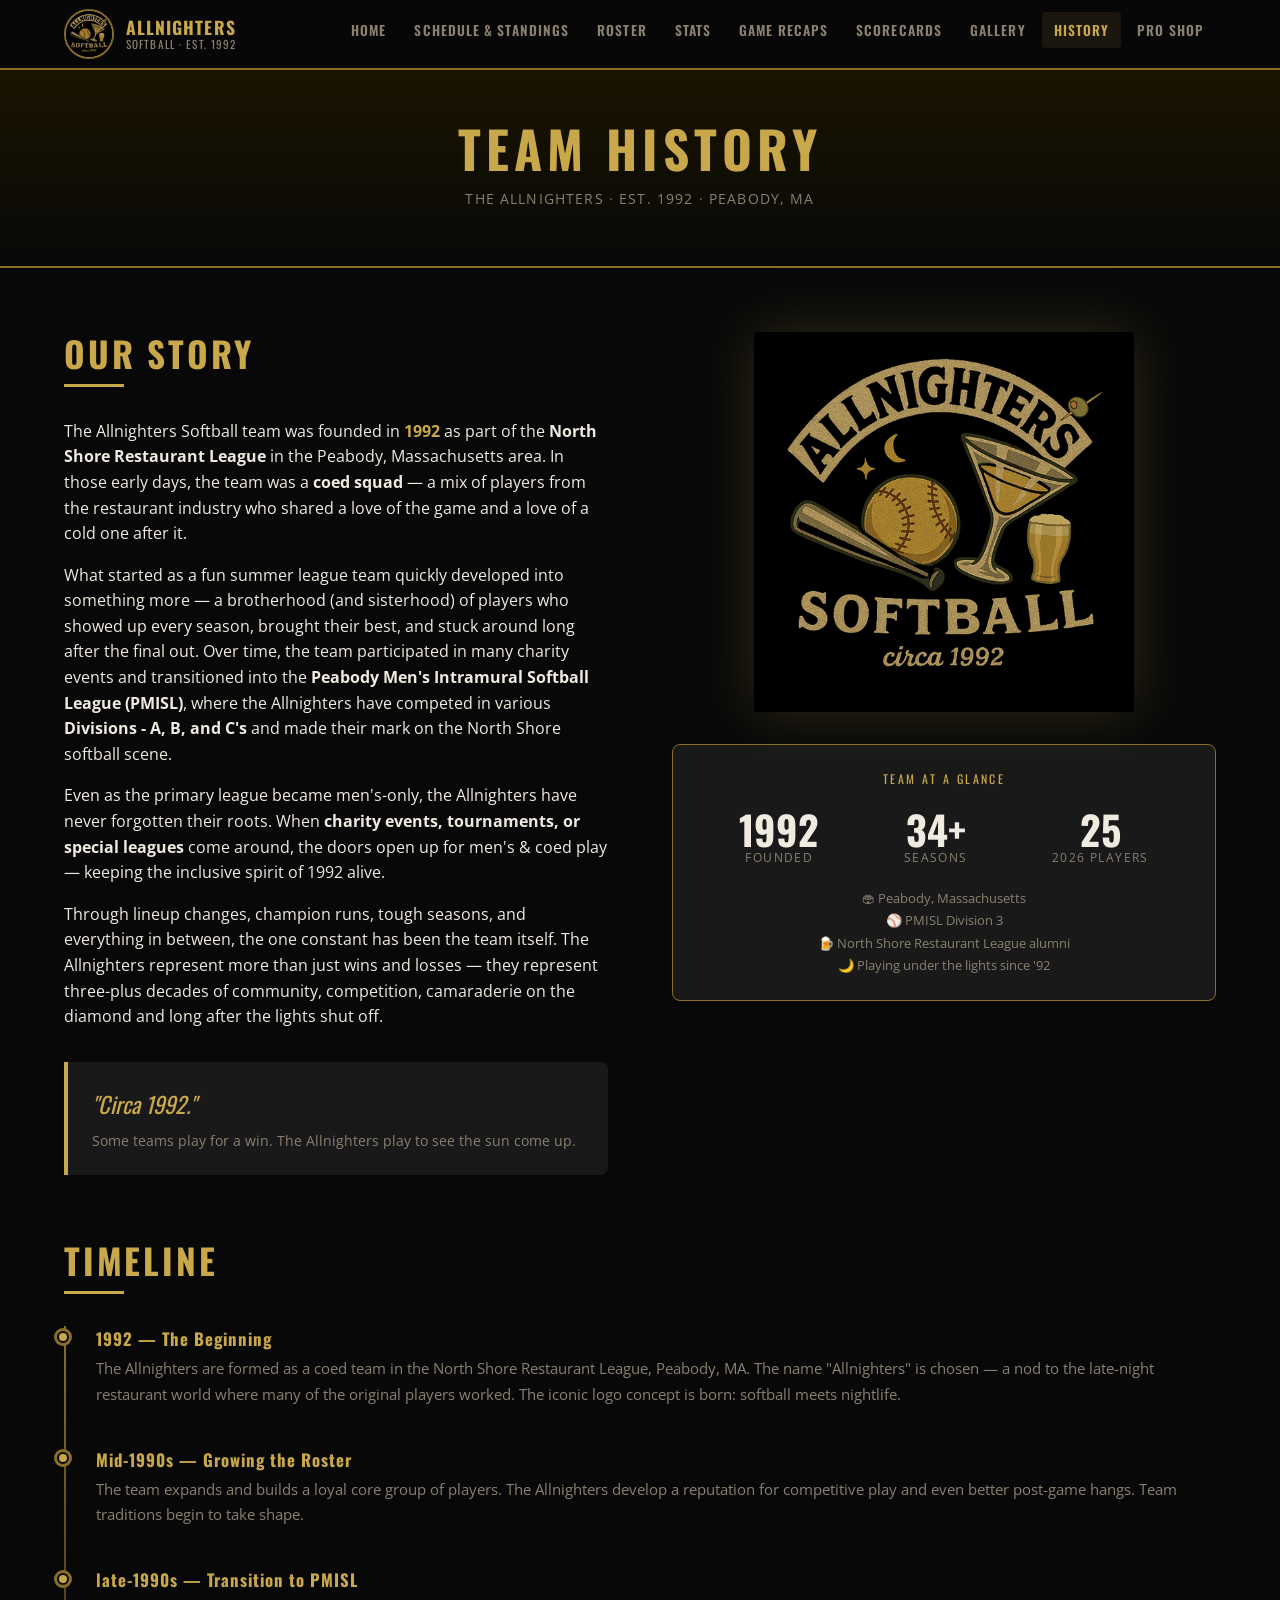
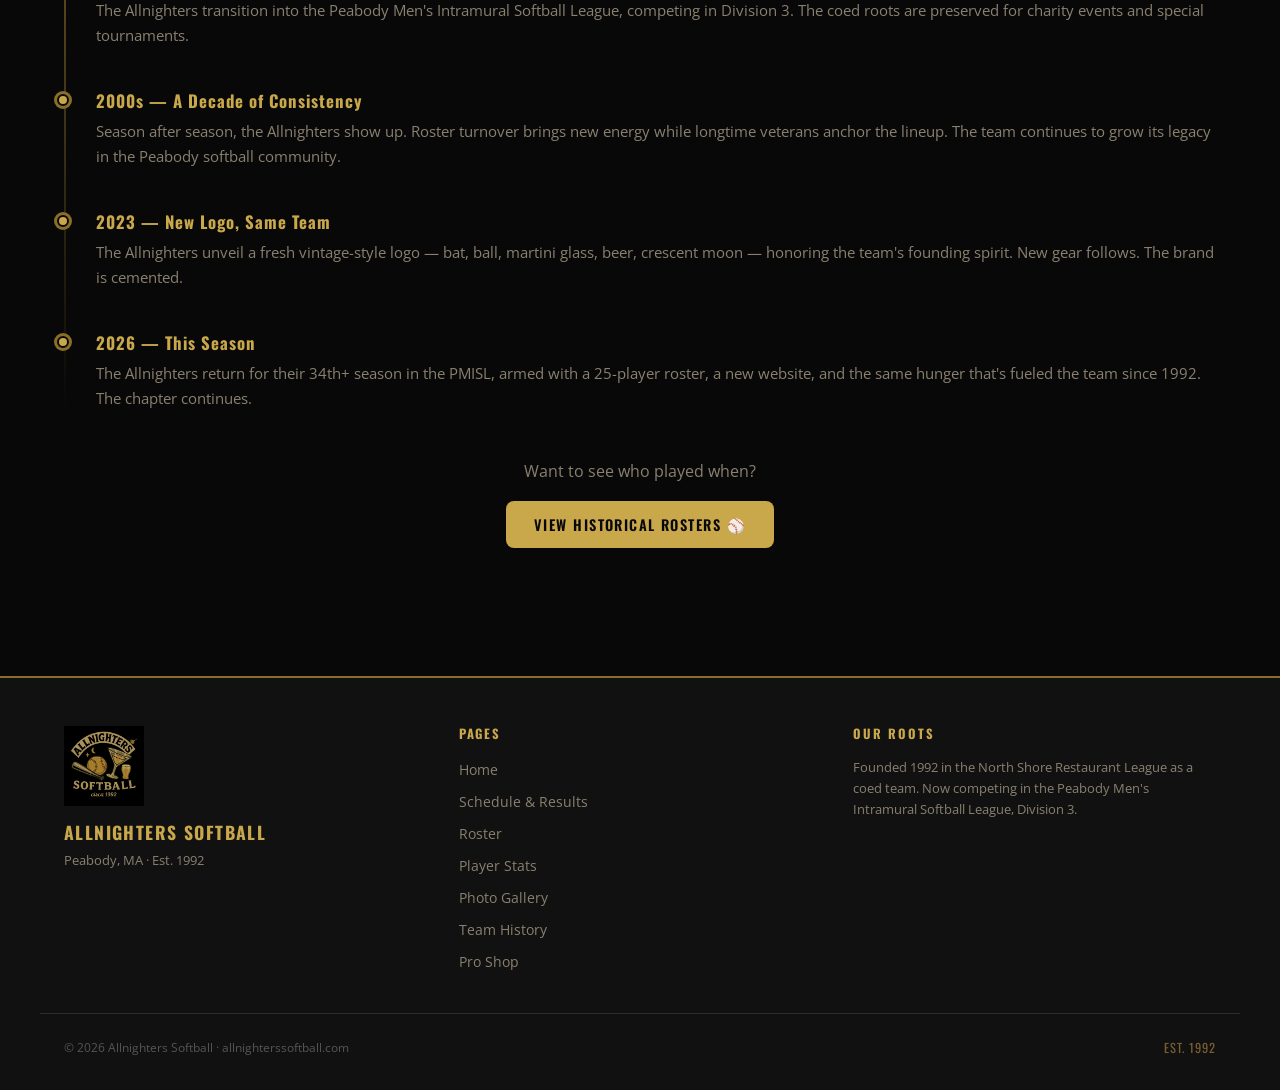
<file: history.html>
<!DOCTYPE html>
<html lang="en">
<head>
  <meta charset="UTF-8">
  <meta name="viewport" content="width=device-width, initial-scale=1.0">
  <title>Team History | Allnighters Softball</title>
  <link rel="icon" type="image/png" href="/images/logo.png">
  <link rel="stylesheet" href="/css/styles.css">
</head>
<body>

<nav id="navbar">
  <div class="nav-inner">
    <a href="/index.html" class="nav-brand">
      <img src="/images/logo.png" alt="Allnighters Logo">
      <div class="nav-brand-text">Allnighters<span>Softball · Est. 1992</span></div>
    </a>
    <ul class="nav-links" id="navLinks">
      <li><a href="/index.html">Home</a></li>
<li><a href="/schedule.html">Schedule & Standings</a></li>
      <li><a href="/roster.html">Roster</a></li>
      <li><a href="/stats.html">Stats</a></li>
   <li><a href="/recaps.html">Game Recaps</a></li>
      <li><a href="/scorecard.html">Scorecards</a></li>
      <li><a href="/gallery.html">Gallery</a></li>
      <li><a href="/history.html">History</a></li>
      <li><a href="/proshop.html">Pro Shop</a></li>
    </ul>
    <div class="nav-hamburger" id="hamburger"><span></span><span></span><span></span></div>
  </div>
</nav>

<div class="page-content">
  <div class="page-header">
    <h1 class="page-header-title">Team History</h1>
    <p class="page-header-sub">The Allnighters · Est. 1992 · Peabody, MA</p>
  </div>

  <section class="section">
    <div class="container">
      <div style="display:grid;grid-template-columns:1fr 1fr;gap:4rem;align-items:start;">

        <!-- Left Column: Story -->
        <div>
          <h2 class="section-title">Our Story</h2>

          <p>The Allnighters Softball team was founded in <strong style="color:var(--gold);">1992</strong> as part of the <strong>North Shore Restaurant League</strong> in the Peabody, Massachusetts area. In those early days, the team was a <strong>coed squad</strong> — a mix of players from the restaurant industry who shared a love of the game and a love of a cold one after it.</p>

          <p>What started as a fun summer league team quickly developed into something more — a brotherhood (and sisterhood) of players who showed up every season, brought their best, and stuck around long after the final out. Over time, the team participated in many charity events and transitioned into the <strong>Peabody Men's Intramural Softball League (PMISL)</strong>, where the Allnighters have competed in various <strong>Divisions - A, B, and C's</strong> and made their mark on the North Shore softball scene.</p>

          <p>Even as the primary league became men's-only, the Allnighters have never forgotten their roots. When <strong>charity events, tournaments, or special leagues</strong> come around, the doors open up for men's & coed play — keeping the inclusive spirit of 1992 alive.</p>

          <p>Through lineup changes, champion runs, tough seasons, and everything in between, the one constant has been the team itself. The Allnighters represent more than just wins and losses — they represent three-plus decades of community, competition, camaraderie on the diamond and long after the lights shut off.</p>

          <div style="margin-top:2rem;padding:1.5rem;background:var(--card);border-left:4px solid var(--gold);border-radius:0 var(--radius) var(--radius) 0;">
            <div style="font-family:'Oswald',sans-serif;font-size:1.4rem;color:var(--gold);font-style:italic;margin-bottom:0.5rem;">"Circa 1992."</div>
            <div style="font-size:0.85rem;color:var(--text-muted);">Some teams play for a win. The Allnighters play to see  the sun come up.</div>
          </div>
        </div>

        <!-- Right Column: Logo + Stats -->
        <div>
          <img src="/images/logo.png" alt="Allnighters Logo"
               style="width:100%;max-width:380px;margin:0 auto 2rem;display:block;filter:drop-shadow(0 0 30px rgba(201,168,76,0.2));">

          <div class="record-banner" style="flex-direction:column;gap:1.25rem;text-align:center;">
            <div style="font-family:'Oswald',sans-serif;font-size:0.75rem;color:var(--gold);letter-spacing:0.2em;text-transform:uppercase;">Team At a Glance</div>
            <div style="display:flex;justify-content:space-around;width:100%;flex-wrap:wrap;gap:1rem;">
              <div class="record-item">
                <div class="num" style="font-size:2.5rem;">1992</div>
                <div class="lbl">Founded</div>
              </div>
              <div class="record-item">
                <div class="num" style="font-size:2.5rem;">34+</div>
                <div class="lbl">Seasons</div>
              </div>
              <div class="record-item">
                <div class="num" style="font-size:2.5rem;">25</div>
                <div class="lbl">2026 Players</div>
              </div>
            </div>
            <div style="font-size:0.82rem;color:var(--text-muted);line-height:1.7;">
              <div>🏟 Peabody, Massachusetts</div>
              <div>⚾ PMISL Division 3</div>
              <div>🍺 North Shore Restaurant League alumni</div>
              <div>🌙 Playing under the lights since '92</div>
            </div>
          </div>
        </div>

      </div>

      <!-- Timeline -->
      <div style="margin-top:4rem;">
        <h2 class="section-title">Timeline</h2>
        <div class="timeline">
          <div class="timeline-item">
            <div class="timeline-year">1992 — The Beginning</div>
            <div class="timeline-text">The Allnighters are formed as a coed team in the North Shore Restaurant League, Peabody, MA. The name "Allnighters" is chosen — a nod to the late-night restaurant world where many of the original players worked. The iconic logo concept is born: softball meets nightlife.</div>
          </div>
          <div class="timeline-item">
            <div class="timeline-year">Mid-1990s — Growing the Roster</div>
            <div class="timeline-text">The team expands and builds a loyal core group of players. The Allnighters develop a reputation for competitive play and even better post-game hangs. Team traditions begin to take shape.</div>
          </div>
          <div class="timeline-item">
            <div class="timeline-year">late-1990s — Transition to PMISL</div>
            <div class="timeline-text">The Allnighters transition into the Peabody Men's Intramural Softball League, competing in Division 3. The coed roots are preserved for charity events and special tournaments.</div>
          </div>
          <div class="timeline-item">
            <div class="timeline-year">2000s — A Decade of Consistency</div>
            <div class="timeline-text">Season after season, the Allnighters show up. Roster turnover brings new energy while longtime veterans anchor the lineup. The team continues to grow its legacy in the Peabody softball community.</div>
          </div>
          <div class="timeline-item">
            <div class="timeline-year">2023 — New Logo, Same Team</div>
            <div class="timeline-text">The Allnighters unveil a fresh vintage-style logo — bat, ball, martini glass, beer, crescent moon — honoring the team's founding spirit. New gear follows. The brand is cemented.</div>
          </div>
          <div class="timeline-item">
            <div class="timeline-year">2026 — This Season</div>
            <div class="timeline-text">The Allnighters return for their 34th+ season in the PMISL, armed with a 25-player roster, a new website, and the same hunger that's fueled the team since 1992. The chapter continues.</div>
          </div>
        </div>
      </div>

      <!-- Past Seasons quick link -->
      <div style="margin-top:3rem;text-align:center;">
        <p style="color:var(--text-muted);margin-bottom:1rem;">Want to see who played when?</p>
        <a href="/roster.html" class="btn btn-gold">View Historical Rosters ⚾</a>
      </div>

    </div>
  </section>
</div>

<footer>
  <div class="footer-inner">
    <div class="footer-brand">
      <img src="/images/logo.png" alt="Allnighters">
      <div class="footer-brand-name">Allnighters Softball</div>
      <div class="footer-tagline">Peabody, MA · Est. 1992</div>
    </div>
    <div class="footer-nav">
      <h4>Pages</h4>
      <ul>
        <li><a href="/index.html">Home</a></li>
        <li><a href="/schedule.html">Schedule &amp; Results</a></li>
        <li><a href="/roster.html">Roster</a></li>
        <li><a href="/stats.html">Player Stats</a></li>
        <li><a href="/gallery.html">Photo Gallery</a></li>
        <li><a href="/history.html">Team History</a></li>
        <li><a href="/proshop.html">Pro Shop</a></li>
      </ul>
    </div>
    <div class="footer-info">
      <h4>Our Roots</h4>
      <p>Founded 1992 in the North Shore Restaurant League as a coed team. Now competing in the Peabody Men's Intramural Softball League, Division 3.</p>
    </div>
  </div>
  <div class="footer-bottom">
    <p>&copy; <span id="yr"></span> Allnighters Softball · allnighterssoftball.com</p>
    <p class="est">EST. 1992</p>
  </div>
</footer>

<script src="/js/utils.js"></script>
<script>
document.getElementById('yr').textContent = new Date().getFullYear();
</script>
</body>
</html>
</file>
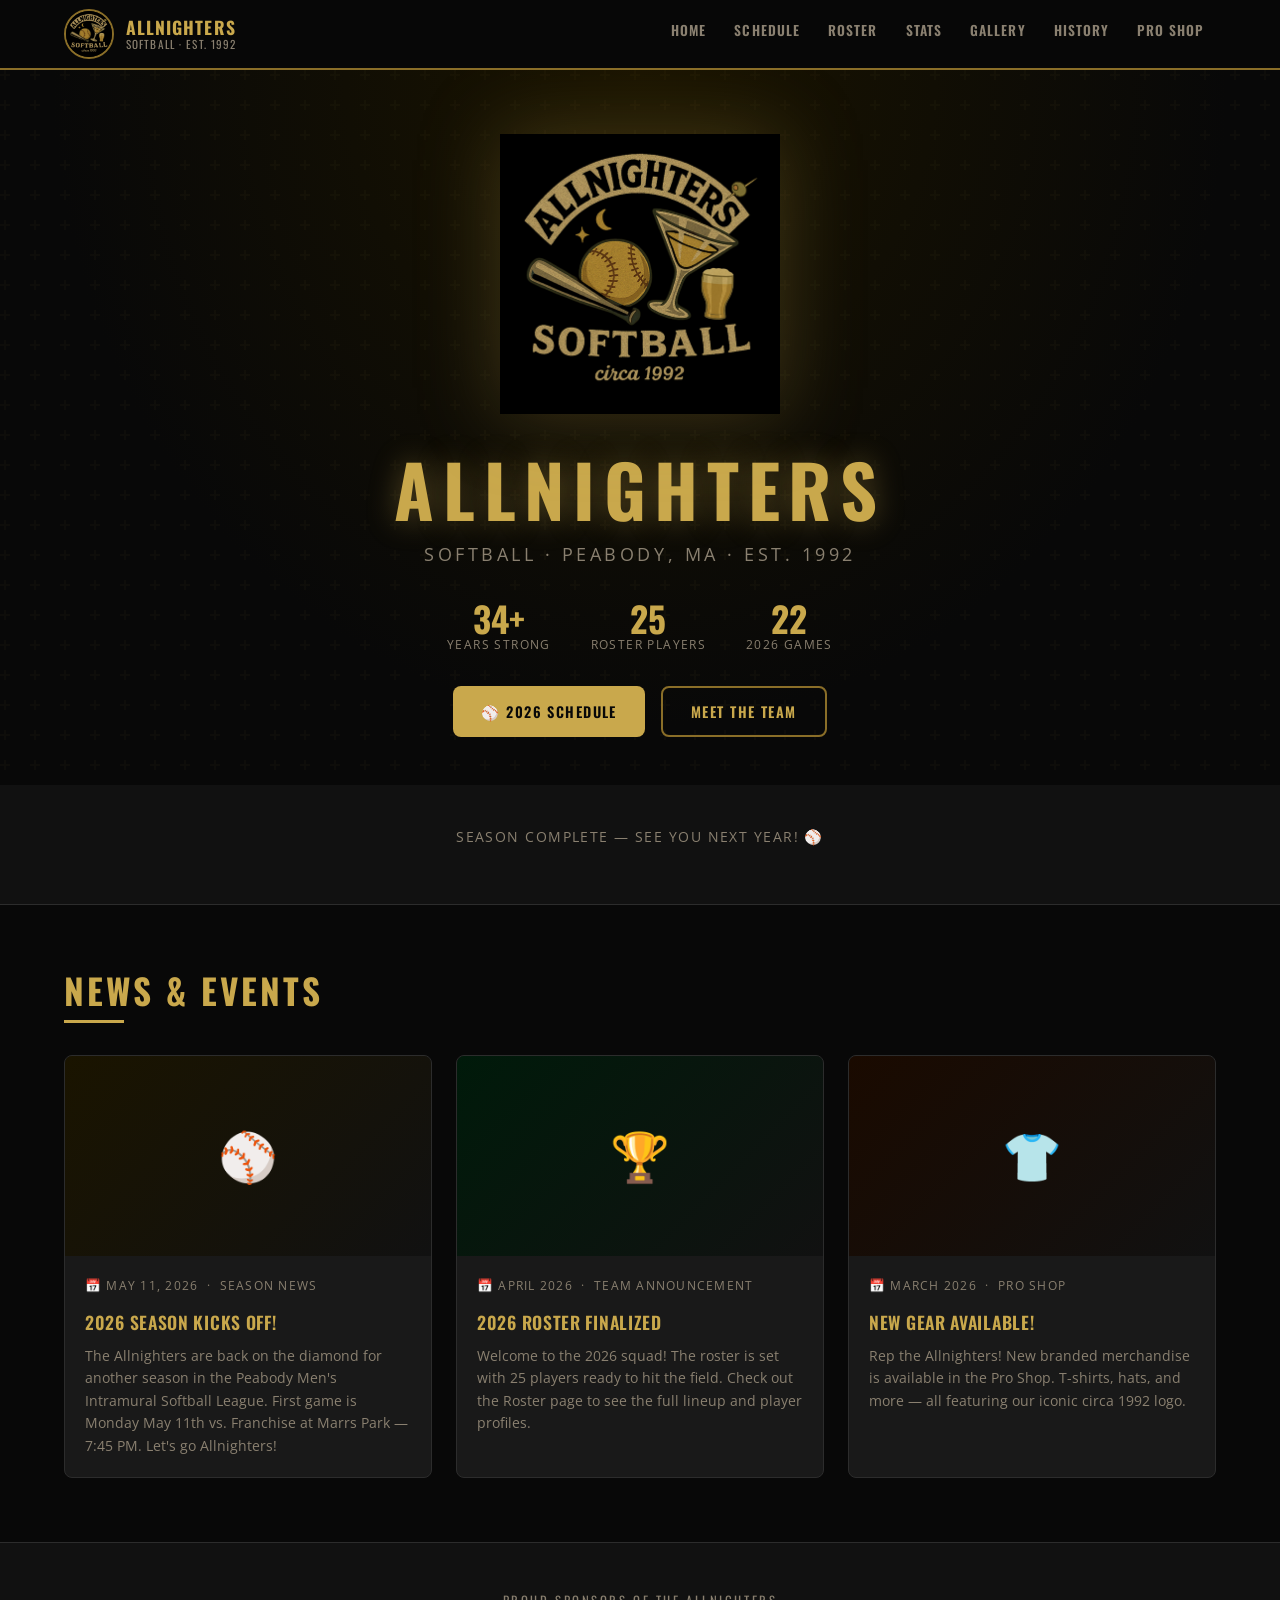
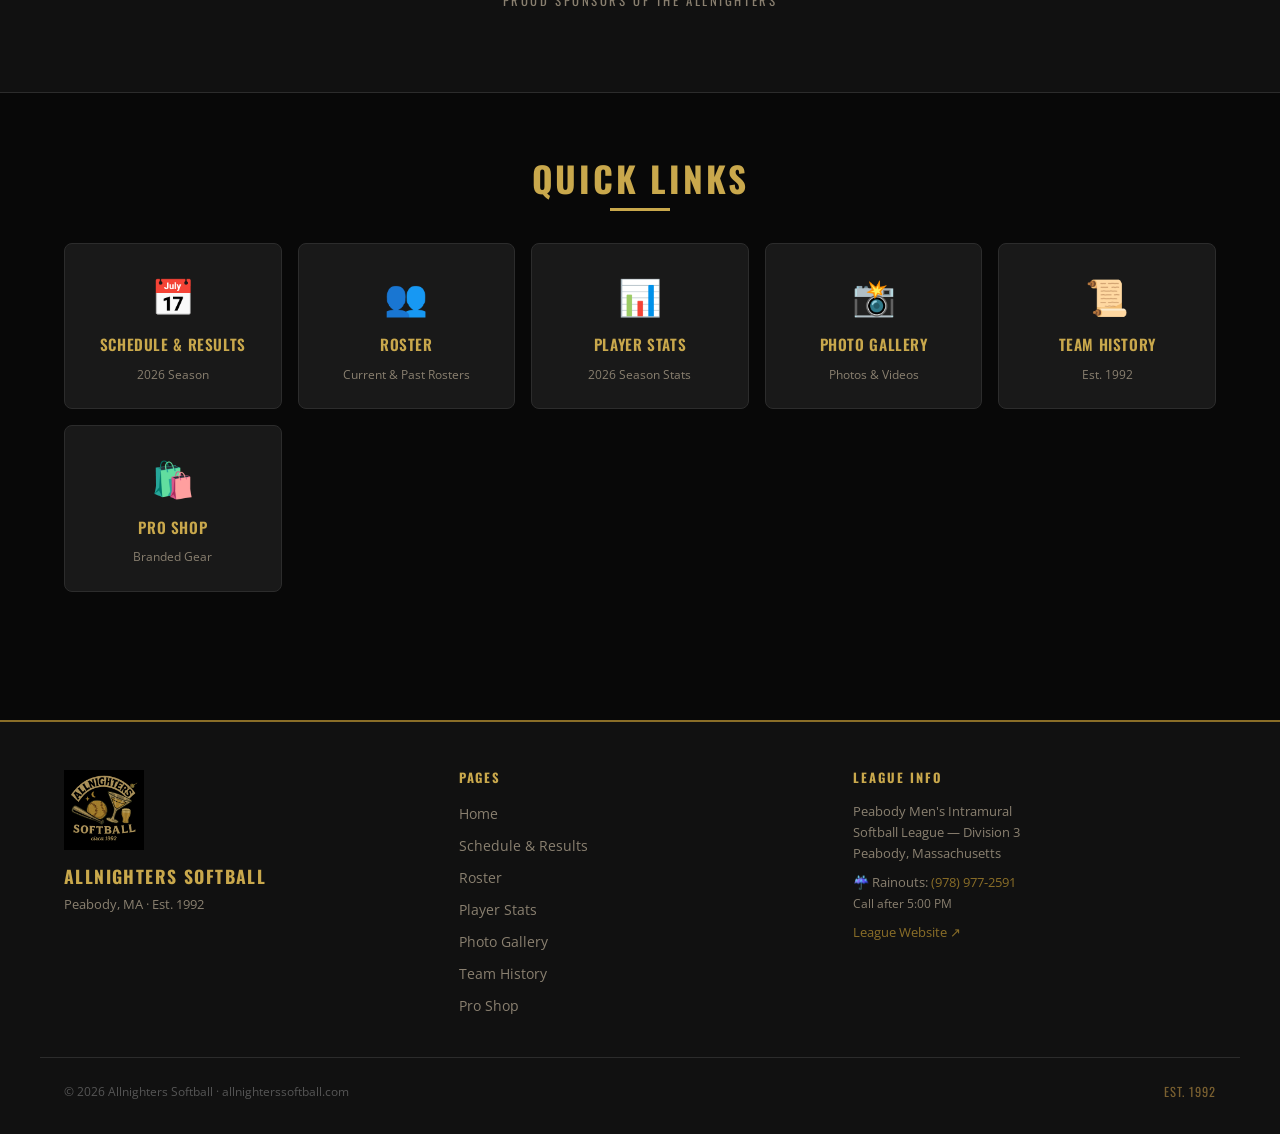
<file: index (2).html>
<!DOCTYPE html>
<html lang="en">
<head>
  <meta charset="UTF-8">
  <meta name="viewport" content="width=device-width, initial-scale=1.0">
  <title>Allnighters Softball | Peabody, MA · Est. 1992</title>
  <meta name="description" content="Official home of the Allnighters Softball team — Peabody Men's Intramural Softball League. Est. 1992.">
  <link rel="icon" type="image/png" href="/images/logo.png">
  <link rel="stylesheet" href="/css/styles.css">
</head>
<body>

<!-- ── Navigation ─────────────────────────── -->
<nav id="navbar">
  <div class="nav-inner">
    <a href="/index.html" class="nav-brand">
      <img src="/images/logo.png" alt="Allnighters Logo">
      <div class="nav-brand-text">
        Allnighters
        <span>Softball · Est. 1992</span>
      </div>
    </a>
    <ul class="nav-links" id="navLinks">
      <li><a href="/index.html">Home</a></li>
      <li><a href="/schedule.html">Schedule</a></li>
      <li><a href="/roster.html">Roster</a></li>
      <li><a href="/stats.html">Stats</a></li>
      <li><a href="/gallery.html">Gallery</a></li>
      <li><a href="/history.html">History</a></li>
      <li><a href="/proshop.html">Pro Shop</a></li>
    </ul>
    <div class="nav-hamburger" id="hamburger">
      <span></span><span></span><span></span>
    </div>
  </div>
</nav>

<!-- ── Hero ───────────────────────────────── -->
<div class="page-content">
  <section class="hero">
    <div style="position:relative;z-index:1;">
      <img src="/images/logo.png" alt="Allnighters Softball" class="hero-logo">
      <h1 class="hero-title">Allnighters</h1>
      <p class="hero-subtitle">Softball · Peabody, MA · Est. 1992</p>
      <div class="hero-stats">
        <div class="hero-stat">
          <div class="num">34+</div>
          <div class="lbl">Years Strong</div>
        </div>
        <div class="hero-stat">
          <div class="num">25</div>
          <div class="lbl">Roster Players</div>
        </div>
        <div class="hero-stat">
          <div class="num" id="heroGames">22</div>
          <div class="lbl">2026 Games</div>
        </div>
      </div>
      <div class="hero-actions">
        <a href="/schedule.html" class="btn btn-gold">⚾ 2026 Schedule</a>
        <a href="/roster.html" class="btn btn-outline">Meet the Team</a>
      </div>
    </div>
  </section>

  <!-- ── Next Game Banner ──────────────────── -->
  <section class="section-sm" style="background:var(--dark);border-bottom:1px solid var(--border);">
    <div class="container">
      <div id="nextGameBanner" style="text-align:center;">
        <div class="loading"><div class="spinner"></div>Loading schedule...</div>
      </div>
    </div>
  </section>

  <!-- ── News & Events ─────────────────────── -->
  <section class="section">
    <div class="container">
      <h2 class="section-title">News &amp; Events</h2>
      <div class="news-grid" id="newsGrid">
        <!-- Sample news cards — replace via CMS -->
        <div class="card news-card">
          <div style="width:100%;height:200px;background:linear-gradient(135deg,#1a1400,#111);display:flex;align-items:center;justify-content:center;font-size:3rem;">⚾</div>
          <div class="card-body">
            <div class="card-meta">📅 May 11, 2026 &nbsp;·&nbsp; Season News</div>
            <div class="card-title">2026 Season Kicks Off!</div>
            <p style="font-size:0.88rem;color:var(--text-muted);margin:0;">The Allnighters are back on the diamond for another season in the Peabody Men's Intramural Softball League. First game is Monday May 11th vs. Franchise at Marrs Park — 7:45 PM. Let's go Allnighters!</p>
          </div>
        </div>
        <div class="card news-card">
          <div style="width:100%;height:200px;background:linear-gradient(135deg,#001a0a,#111);display:flex;align-items:center;justify-content:center;font-size:3rem;">🏆</div>
          <div class="card-body">
            <div class="card-meta">📅 April 2026 &nbsp;·&nbsp; Team Announcement</div>
            <div class="card-title">2026 Roster Finalized</div>
            <p style="font-size:0.88rem;color:var(--text-muted);margin:0;">Welcome to the 2026 squad! The roster is set with 25 players ready to hit the field. Check out the Roster page to see the full lineup and player profiles.</p>
          </div>
        </div>
        <div class="card news-card">
          <div style="width:100%;height:200px;background:linear-gradient(135deg,#1a0a00,#111);display:flex;align-items:center;justify-content:center;font-size:3rem;">👕</div>
          <div class="card-body">
            <div class="card-meta">📅 March 2026 &nbsp;·&nbsp; Pro Shop</div>
            <div class="card-title">New Gear Available!</div>
            <p style="font-size:0.88rem;color:var(--text-muted);margin:0;">Rep the Allnighters! New branded merchandise is available in the Pro Shop. T-shirts, hats, and more — all featuring our iconic circa 1992 logo.</p>
          </div>
        </div>
      </div>
    </div>
  </section>

  <!-- ── Sponsors ───────────────────────────── -->
  <section class="sponsors-section">
    <div class="container">
      <div class="sponsors-label">Proud Sponsors of the Allnighters</div>
      <div class="sponsors-grid" id="sponsorsBar"></div>
    </div>
  </section>

  <!-- ── Quick Links ────────────────────────── -->
  <section class="section">
    <div class="container">
      <h2 class="section-title centered" style="text-align:center;">Quick Links</h2>
      <div style="display:grid;grid-template-columns:repeat(auto-fill,minmax(200px,1fr));gap:1rem;margin-top:1rem;">
        <a href="/schedule.html" class="card" style="text-decoration:none;padding:1.5rem;text-align:center;">
          <div style="font-size:2.2rem;margin-bottom:0.5rem;">📅</div>
          <div class="card-title" style="font-size:0.95rem;">Schedule & Results</div>
          <div style="font-size:0.78rem;color:var(--text-muted);">2026 Season</div>
        </a>
        <a href="/roster.html" class="card" style="text-decoration:none;padding:1.5rem;text-align:center;">
          <div style="font-size:2.2rem;margin-bottom:0.5rem;">👥</div>
          <div class="card-title" style="font-size:0.95rem;">Roster</div>
          <div style="font-size:0.78rem;color:var(--text-muted);">Current & Past Rosters</div>
        </a>
        <a href="/stats.html" class="card" style="text-decoration:none;padding:1.5rem;text-align:center;">
          <div style="font-size:2.2rem;margin-bottom:0.5rem;">📊</div>
          <div class="card-title" style="font-size:0.95rem;">Player Stats</div>
          <div style="font-size:0.78rem;color:var(--text-muted);">2026 Season Stats</div>
        </a>
        <a href="/gallery.html" class="card" style="text-decoration:none;padding:1.5rem;text-align:center;">
          <div style="font-size:2.2rem;margin-bottom:0.5rem;">📸</div>
          <div class="card-title" style="font-size:0.95rem;">Photo Gallery</div>
          <div style="font-size:0.78rem;color:var(--text-muted);">Photos & Videos</div>
        </a>
        <a href="/history.html" class="card" style="text-decoration:none;padding:1.5rem;text-align:center;">
          <div style="font-size:2.2rem;margin-bottom:0.5rem;">📜</div>
          <div class="card-title" style="font-size:0.95rem;">Team History</div>
          <div style="font-size:0.78rem;color:var(--text-muted);">Est. 1992</div>
        </a>
        <a href="/proshop.html" class="card" style="text-decoration:none;padding:1.5rem;text-align:center;">
          <div style="font-size:2.2rem;margin-bottom:0.5rem;">🛍️</div>
          <div class="card-title" style="font-size:0.95rem;">Pro Shop</div>
          <div style="font-size:0.78rem;color:var(--text-muted);">Branded Gear</div>
        </a>
      </div>
    </div>
  </section>

</div><!-- end page-content -->

<!-- ── Footer ─────────────────────────────── -->
<footer>
  <div class="footer-inner">
    <div class="footer-brand">
      <img src="/images/logo.png" alt="Allnighters">
      <div class="footer-brand-name">Allnighters Softball</div>
      <div class="footer-tagline">Peabody, MA · Est. 1992</div>
    </div>
    <div class="footer-nav">
      <h4>Pages</h4>
      <ul>
        <li><a href="/index.html">Home</a></li>
        <li><a href="/schedule.html">Schedule &amp; Results</a></li>
        <li><a href="/roster.html">Roster</a></li>
        <li><a href="/stats.html">Player Stats</a></li>
        <li><a href="/gallery.html">Photo Gallery</a></li>
        <li><a href="/history.html">Team History</a></li>
        <li><a href="/proshop.html">Pro Shop</a></li>
      </ul>
    </div>
    <div class="footer-info">
      <h4>League Info</h4>
      <p>Peabody Men's Intramural<br>Softball League — Division 3<br>Peabody, Massachusetts</p>
      <p>☔ Rainouts: <a href="tel:9789772591">(978) 977-2591</a><br>
         <span style="font-size:0.75rem;">Call after 5:00 PM</span></p>
      <p><a href="https://www.peabodymensintracitysoftballeague.com" target="_blank" rel="noopener">League Website ↗</a></p>
    </div>
  </div>
  <div class="footer-bottom">
    <p>&copy; <span id="yr"></span> Allnighters Softball · allnighterssoftball.com</p>
    <p class="est">EST. 1992</p>
  </div>
</footer>

<script src="/js/utils.js"></script>
<script>
document.getElementById('yr').textContent = new Date().getFullYear();

// Load next game banner
async function loadNextGame() {
  try {
    const res  = await fetch('/data/schedule-2026.json');
    const data = await res.json();
    const today = new Date(); today.setHours(0,0,0,0);

    // Find next game
    const upcoming = data.games.filter(g => {
      if (g.result === 'No Game') return false;
      const [y,m,d] = g.date.split('-').map(Number);
      return new Date(y, m-1, d) >= today;
    });

    const banner = document.getElementById('nextGameBanner');
    if (!upcoming.length) {
      banner.innerHTML = `<p style="color:var(--text-muted);font-size:0.9rem;letter-spacing:0.1em;text-transform:uppercase;">Season Complete — See you next year! ⚾</p>`;
      return;
    }
    const g = upcoming[0];
    const [y,m,d] = g.date.split('-').map(Number);
    const dt = new Date(y, m-1, d);
    const isToday = dt.getTime() === today.getTime();
    const dateStr = dt.toLocaleDateString('en-US', { weekday:'long', month:'long', day:'numeric' });
    const tag = isToday ? '🔴 GAME DAY' : '⚾ NEXT GAME';
    banner.innerHTML = `
      <div style="display:inline-flex;align-items:center;gap:2rem;flex-wrap:wrap;justify-content:center;background:var(--card);border:1px solid var(--gold-dark);border-radius:10px;padding:1.25rem 2rem;">
        <div style="font-family:'Oswald',sans-serif;font-size:0.75rem;color:var(--gold);letter-spacing:0.2em;text-transform:uppercase;">${tag}</div>
        <div>
          <div style="font-family:'Oswald',sans-serif;font-size:1.4rem;font-weight:700;color:var(--text);">vs. ${g.opponent}</div>
          <div style="font-size:0.82rem;color:var(--text-muted);margin-top:0.2rem;">${dateStr} &nbsp;·&nbsp; ${g.time} &nbsp;·&nbsp; ${g.field} &nbsp;·&nbsp; <span style="color:${g.home_away==='Home'?'var(--gold)':'#8888cc'}">${g.home_away}</span></div>
        </div>
        <a href="/schedule.html" class="btn btn-outline" style="padding:0.5rem 1.2rem;font-size:0.78rem;">Full Schedule</a>
      </div>`;
  } catch(e) {
    document.getElementById('nextGameBanner').innerHTML = '';
  }
}

loadNextGame();
loadSponsors('sponsorsBar');
</script>
</body>
</html>
</file>
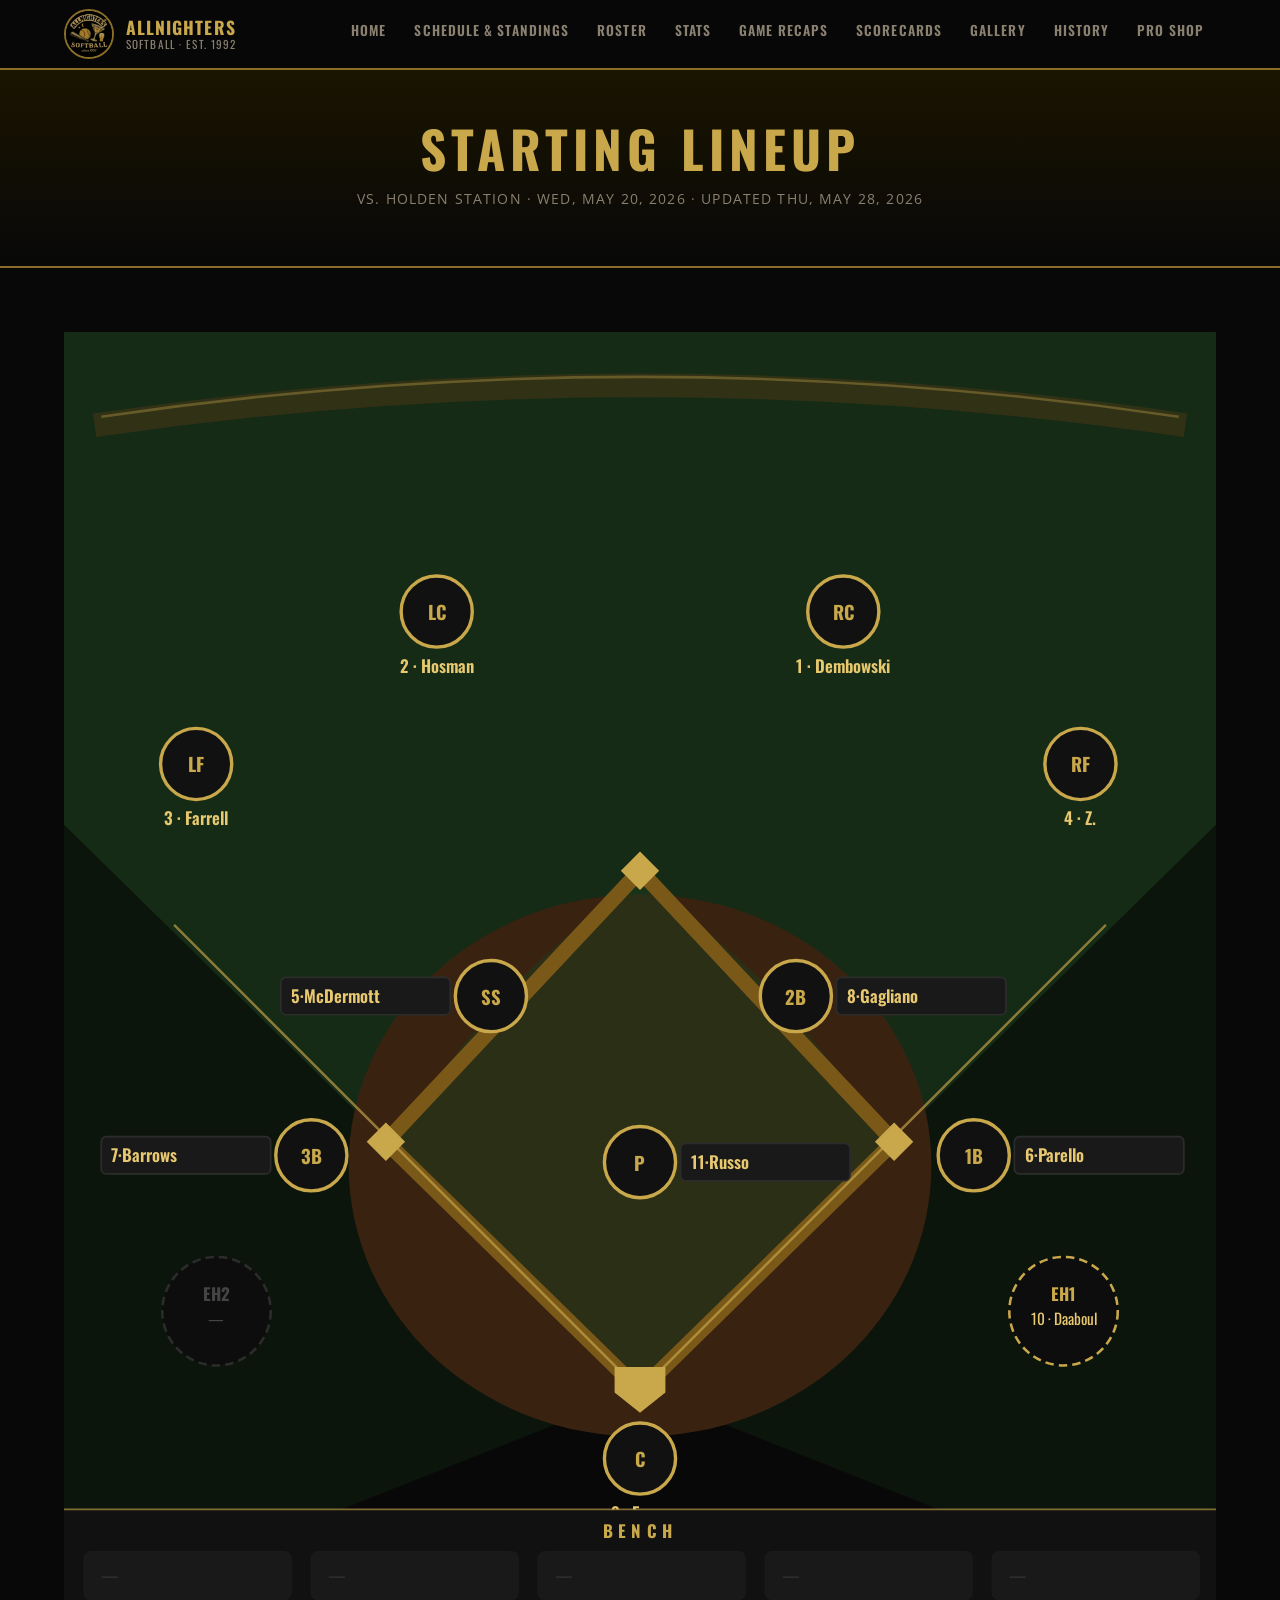
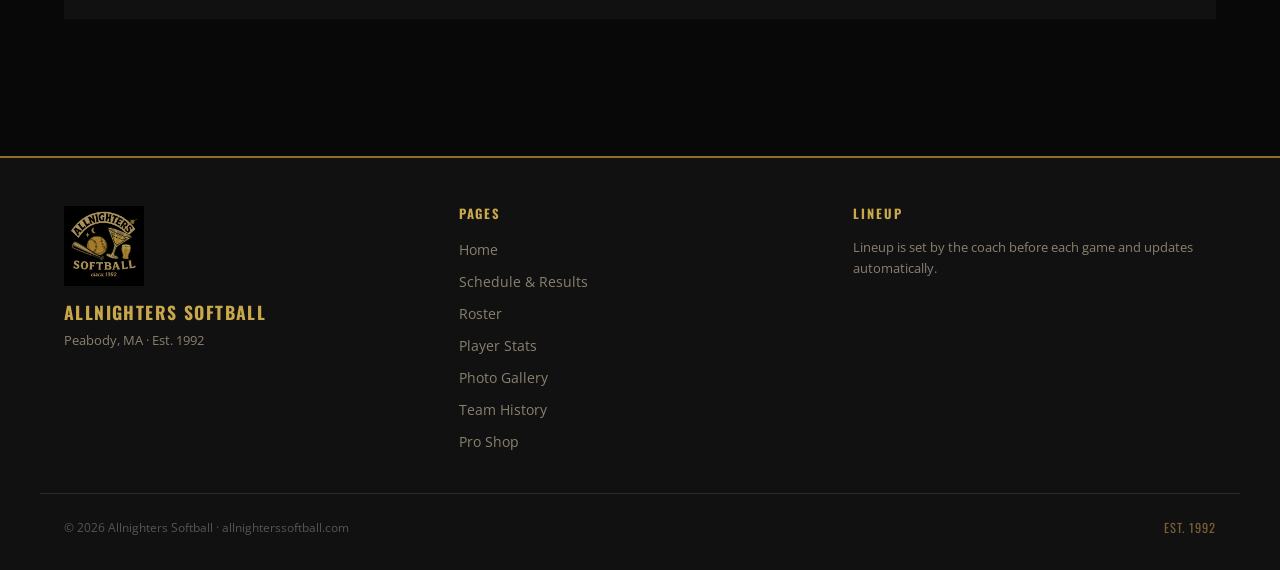
<file: lineup.html>
<!DOCTYPE html>
<html lang="en">
<head>
  <meta charset="UTF-8">
  <meta name="viewport" content="width=device-width, initial-scale=1.0">
  <title>Starting Lineup | Allnighters Softball</title>
  <link rel="icon" type="image/png" href="/images/logo.png">
  <link rel="stylesheet" href="/css/styles.css">
</head>
<body>

<nav id="navbar">
  <div class="nav-inner">
    <a href="/index.html" class="nav-brand">
      <img src="/images/logo.png" alt="Allnighters Logo">
      <div class="nav-brand-text">Allnighters<span>Softball · Est. 1992</span></div>
    </a>
    <ul class="nav-links" id="navLinks">
      <li><a href="/index.html">Home</a></li>
<li><a href="/schedule.html">Schedule & Standings</a></li>
      <li><a href="/roster.html">Roster</a></li>
      <li><a href="/stats.html">Stats</a></li>
<li><a href="/recaps.html">Game Recaps</a></li>
      <li><a href="/scorecard.html">Scorecards</a></li>
      <li><a href="/gallery.html">Gallery</a></li>
      <li><a href="/history.html">History</a></li>
      <li><a href="/proshop.html">Pro Shop</a></li>
    </ul>
    <div class="nav-hamburger" id="hamburger"><span></span><span></span><span></span></div>
  </div>
</nav>

<div class="page-content">
  <div class="page-header">
    <h1 class="page-header-title">Starting Lineup</h1>
    <p class="page-header-sub" id="lineupGameInfo">Loading lineup...</p>
  </div>

  <section class="section">
    <div class="container">
      <div id="lineupDisplay">
        <div class="loading"><div class="spinner"></div>Loading lineup...</div>
      </div>
    </div>
  </section>
</div>

<footer>
  <div class="footer-inner">
    <div class="footer-brand">
      <img src="/images/logo.png" alt="Allnighters">
      <div class="footer-brand-name">Allnighters Softball</div>
      <div class="footer-tagline">Peabody, MA · Est. 1992</div>
    </div>
    <div class="footer-nav">
      <h4>Pages</h4>
      <ul>
        <li><a href="/index.html">Home</a></li>
        <li><a href="/schedule.html">Schedule &amp; Results</a></li>
        <li><a href="/roster.html">Roster</a></li>
        <li><a href="/stats.html">Player Stats</a></li>
        <li><a href="/gallery.html">Photo Gallery</a></li>
        <li><a href="/history.html">Team History</a></li>
        <li><a href="/proshop.html">Pro Shop</a></li>
      </ul>
    </div>
    <div class="footer-info">
      <h4>Lineup</h4>
      <p>Lineup is set by the coach before each game and updates automatically.</p>
    </div>
  </div>
  <div class="footer-bottom">
    <p>&copy; <span id="yr"></span> Allnighters Softball · allnighterssoftball.com</p>
    <p class="est">EST. 1992</p>
  </div>
</footer>

<script src="/js/utils.js"></script>
<script>
document.getElementById('yr').textContent = new Date().getFullYear();

function renderLineup(data) {
  const p = data.positions;
  const b = data.bench || [];

  function label(pos) {
    const pl = p[pos];
    if (!pl || !pl.name) return { badge: pos, name: '—', order: '' };
    const last = pl.name.split(' ').pop();
    return { badge: pos, name: last, order: pl.order > 0 ? pl.order : '' };
  }

  function posCircle(pos, cx, cy, labelSide) {
    const info = label(pos);
    const hasPlayer = info.name !== '—';
    const stroke = hasPlayer ? '#c9a84c' : '#2c2c2c';
    const nameColor = hasPlayer ? '#e8c970' : '#444';
    const badgeColor = hasPlayer ? '#c9a84c' : '#444';
    let nameTxt = '';
    if (labelSide === 'right') {
      nameTxt = `<rect x="${cx+24}" y="${cy-11}" width="100" height="22" rx="3" fill="#191919" stroke="#2c2c2c" stroke-width="1"/>
        <text x="${cx+30}" y="${cy+4}" fill="${nameColor}" font-family="Oswald,Arial" font-size="10" font-weight="600">${info.order ? info.order+'·' : ''}${info.name}</text>`;
    } else if (labelSide === 'left') {
      nameTxt = `<rect x="${cx-124}" y="${cy-11}" width="100" height="22" rx="3" fill="#191919" stroke="#2c2c2c" stroke-width="1"/>
        <text x="${cx-118}" y="${cy+4}" fill="${nameColor}" font-family="Oswald,Arial" font-size="10" font-weight="600">${info.order ? info.order+'·' : ''}${info.name}</text>`;
    } else if (labelSide === 'below') {
      nameTxt = `<text x="${cx}" y="${cy+36}" text-anchor="middle" fill="${nameColor}" font-family="Oswald,Arial" font-size="10" font-weight="600">${info.order ? info.order+' · ' : ''}${info.name}</text>`;
    } else if (labelSide === 'above') {
      nameTxt = `<text x="${cx}" y="${cy-26}" text-anchor="middle" fill="${nameColor}" font-family="Oswald,Arial" font-size="10" font-weight="600">${info.order ? info.order+' · ' : ''}${info.name}</text>`;
    }
    return `<circle cx="${cx}" cy="${cy}" r="21" fill="#111" stroke="${stroke}" stroke-width="2"/>
      <text x="${cx}" y="${cy+5}" text-anchor="middle" fill="${badgeColor}" font-family="Oswald,Arial" font-size="11" font-weight="700">${pos}</text>
      ${nameTxt}`;
  }

  const svg = `<svg width="100%" viewBox="0 0 680 760" xmlns="http://www.w3.org/2000/svg">
    <rect width="680" height="760" fill="#080808"/>
    <path d="M 340,625 L 0,291 L 0,0 L 680,0 L 680,291 Z" fill="#152b15"/>
    <polygon points="0,0 0,291 340,625 0,760" fill="#0c150c"/>
    <polygon points="680,0 680,291 340,625 680,760" fill="#0c150c"/>
    <path d="M 18,55 Q 340,8 662,55" fill="none" stroke="#5a3a18" stroke-width="14" opacity="0.4"/>
    <path d="M 22,50 Q 340,3 658,50" fill="none" stroke="#c9a84c" stroke-width="1.5" opacity="0.35"/>
    <ellipse cx="340" cy="492" rx="172" ry="160" fill="#3a2210"/>
    <polygon points="340,625 490,478 418,388 340,318 262,388 190,478" fill="#1d3d1d" opacity="0.5"/>
    <line x1="340" y1="625" x2="490" y2="478" stroke="#7a5818" stroke-width="9" stroke-linecap="round"/>
    <line x1="490" y1="478" x2="340" y2="318" stroke="#7a5818" stroke-width="9" stroke-linecap="round"/>
    <line x1="340" y1="318" x2="190" y2="478" stroke="#7a5818" stroke-width="9" stroke-linecap="round"/>
    <line x1="190" y1="478" x2="340" y2="625" stroke="#7a5818" stroke-width="9" stroke-linecap="round"/>
    <line x1="340" y1="625" x2="615" y2="350" stroke="#c9a84c" stroke-width="1.5" opacity="0.65"/>
    <line x1="340" y1="625" x2="65" y2="350" stroke="#c9a84c" stroke-width="1.5" opacity="0.65"/>
    <circle cx="340" cy="490" r="20" fill="#4a2c12"/>
    <circle cx="340" cy="490" r="5" fill="#c9a84c" opacity="0.5"/>
    <polygon points="340,638 355,626 355,611 325,611 325,626" fill="#c9a84c"/>
    <rect x="482" y="470" width="16" height="16" fill="#c9a84c" transform="rotate(45 490 478)"/>
    <rect x="332" y="310" width="16" height="16" fill="#c9a84c" transform="rotate(45 340 318)"/>
    <rect x="182" y="470" width="16" height="16" fill="#c9a84c" transform="rotate(45 190 478)"/>
    ${posCircle('C',  340, 665, 'below')}
    ${posCircle('P',  340, 490, 'right')}
    ${posCircle('1B', 537, 486, 'right')}
    ${posCircle('2B', 432, 392, 'right')}
    ${posCircle('SS', 252, 392, 'left')}
    ${posCircle('3B', 146, 486, 'left')}
    ${posCircle('LF',  78, 255, 'below')}
    ${posCircle('LC', 220, 165, 'below')}
    ${posCircle('RC', 460, 165, 'below')}
    ${posCircle('RF', 600, 255, 'below')}
    <circle cx="590" cy="578" r="32" fill="#0d0d0d" stroke="${p.EH1&&p.EH1.name?'#c9a84c':'#2c2c2c'}" stroke-width="1.5" stroke-dasharray="5,3"/>
    <text x="590" y="572" text-anchor="middle" fill="${p.EH1&&p.EH1.name?'#c9a84c':'#444'}" font-family="Oswald,Arial" font-size="10" font-weight="700">EH1</text>
    <text x="590" y="586" text-anchor="middle" fill="${p.EH1&&p.EH1.name?'#e8c970':'#444'}" font-family="Oswald,Arial" font-size="9">${p.EH1&&p.EH1.order?p.EH1.order+' · ':''}${p.EH1&&p.EH1.name?p.EH1.name.split(' ').pop():'—'}</text>
    <circle cx="90" cy="578" r="32" fill="#0d0d0d" stroke="${p.EH2&&p.EH2.name?'#c9a84c':'#2c2c2c'}" stroke-width="1.5" stroke-dasharray="5,3"/>
    <text x="90" y="572" text-anchor="middle" fill="${p.EH2&&p.EH2.name?'#c9a84c':'#444'}" font-family="Oswald,Arial" font-size="10" font-weight="700">EH2</text>
    <text x="90" y="586" text-anchor="middle" fill="${p.EH2&&p.EH2.name?'#e8c970':'#444'}" font-family="Oswald,Arial" font-size="9">${p.EH2&&p.EH2.order?p.EH2.order+' · ':''}${p.EH2&&p.EH2.name?p.EH2.name.split(' ').pop():'—'}</text>
    <rect x="0" y="695" width="680" height="65" fill="#111111"/>
    <line x1="0" y1="695" x2="680" y2="695" stroke="#c9a84c" stroke-width="1" opacity="0.6"/>
    <text x="340" y="712" text-anchor="middle" fill="#c9a84c" font-family="Oswald,Arial" font-size="10" font-weight="700" letter-spacing="3">BENCH</text>
    ${b.map((pl, i) => {
      const x = 12 + i * 134;
      const hasP = pl && pl.name;
      return `<rect x="${x}" y="720" width="122" height="28" rx="4" fill="#191919" stroke="${hasP?'#2c2c2c':'#1a1a1a'}" stroke-width="1"/>
        <text x="${x+10}" y="738" fill="${hasP?'#e8c970':'#333'}" font-family="Oswald,Arial" font-size="10">${hasP?(pl.order?pl.order+' · ':'')+pl.name.split(' ').pop():'—'}</text>`;
    }).join('')}
  </svg>`;

  document.getElementById('lineupDisplay').innerHTML = svg;

  if (data.opponent) {
    document.getElementById('lineupGameInfo').textContent =
      `vs. ${data.opponent}${data.game_date ? ' · ' + formatDate(data.game_date) : ''}${data.last_updated ? ' · Updated ' + formatDate(data.last_updated) : ''}`;
  } else {
    document.getElementById('lineupGameInfo').textContent = 'Lineup not yet set for next game';
  }
}

async function loadLineup() {
  try {
    const res  = await fetch('/data/lineup.json?t=' + Date.now());
    const data = await res.json();
    renderLineup(data);
  } catch(e) {
    document.getElementById('lineupDisplay').innerHTML =
      '<div class="loading">Lineup not available yet — check back on game day! ⚾</div>';
    document.getElementById('lineupGameInfo').textContent = '';
  }
}

loadLineup();
</script>
</body>
</html>
</file>
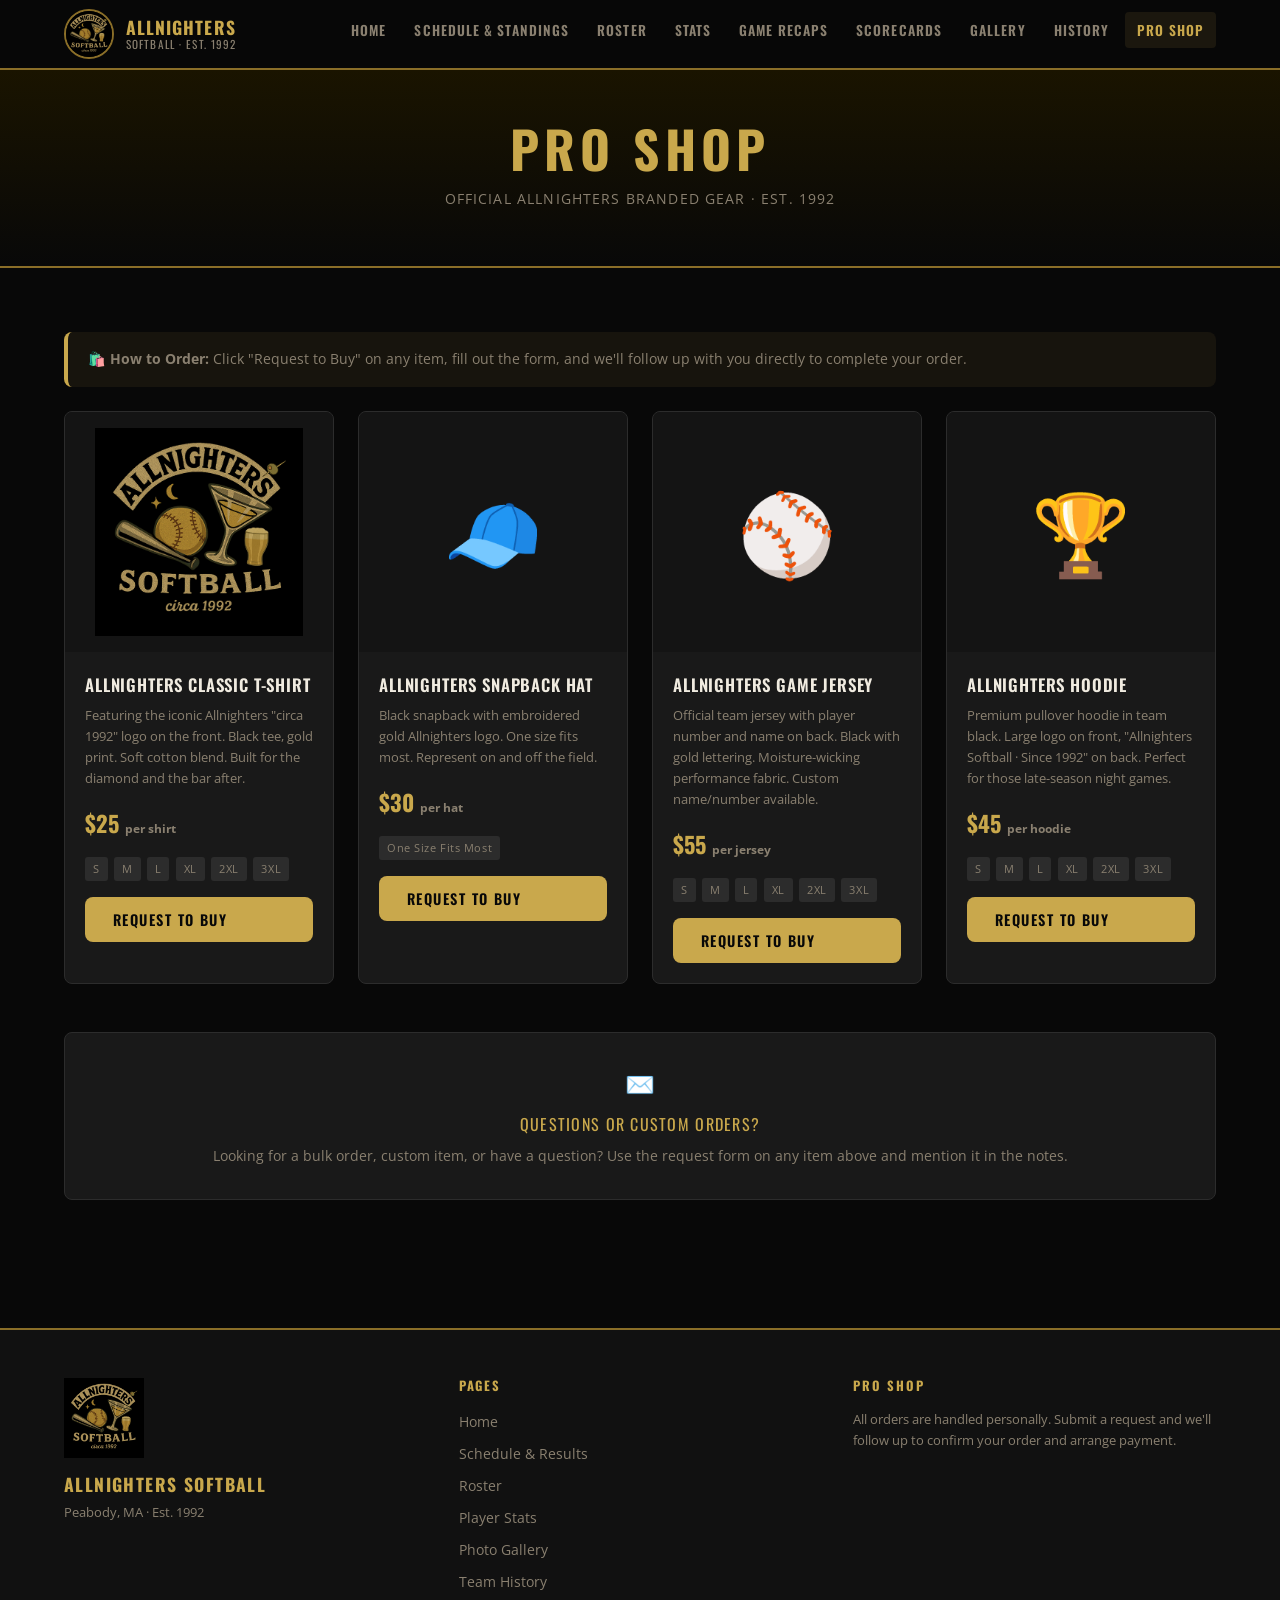
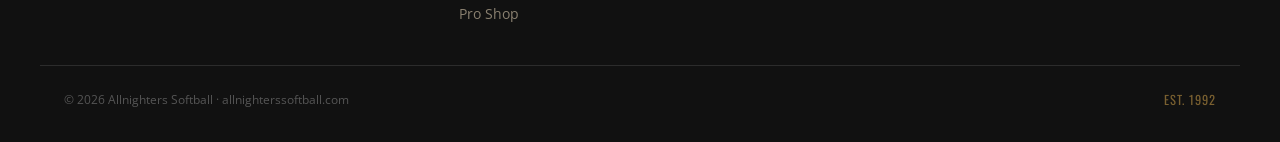
<file: proshop.html>
<!DOCTYPE html>
<html lang="en">
<head>
  <meta charset="UTF-8">
  <meta name="viewport" content="width=device-width, initial-scale=1.0">
  <title>Pro Shop | Allnighters Softball</title>
  <link rel="icon" type="image/png" href="/images/logo.png">
  <link rel="stylesheet" href="/css/styles.css">
  <style>
    .modal-overlay {
      display: none;
      position: fixed;
      inset: 0;
      background: rgba(0,0,0,0.85);
      z-index: 9999;
      align-items: center;
      justify-content: center;
      padding: 2rem;
    }
    .modal-overlay.open { display: flex; }
    .modal {
      background: var(--card);
      border: 1px solid var(--gold-dark);
      border-radius: 12px;
      padding: 2rem;
      max-width: 480px;
      width: 100%;
    }
    .modal h3 { font-family:'Oswald',sans-serif; color:var(--gold); font-size:1.3rem; text-transform:uppercase; letter-spacing:0.08em; margin-bottom:1rem; }
    .form-group { margin-bottom:1rem; }
    .form-group label { display:block; font-size:0.8rem; color:var(--text-muted); text-transform:uppercase; letter-spacing:0.1em; margin-bottom:0.4rem; }
    .form-group input, .form-group select, .form-group textarea {
      width:100%; padding:0.65rem 0.9rem; background:var(--dark); border:1px solid var(--border); border-radius:6px;
      color:var(--text); font-family:'Open Sans',sans-serif; font-size:0.9rem; transition:border-color 0.2s;
    }
    .form-group input:focus, .form-group select:focus, .form-group textarea:focus {
      outline:none; border-color:var(--gold-dark);
    }
    .form-group textarea { resize:vertical; min-height:80px; }
    select option { background:var(--dark); }
  </style>
</head>
<body>

<nav id="navbar">
  <div class="nav-inner">
    <a href="/index.html" class="nav-brand">
      <img src="/images/logo.png" alt="Allnighters Logo">
      <div class="nav-brand-text">Allnighters<span>Softball · Est. 1992</span></div>
    </a>
    <ul class="nav-links" id="navLinks">
      <li><a href="/index.html">Home</a></li>
<li><a href="/schedule.html">Schedule & Standings</a></li>
      <li><a href="/roster.html">Roster</a></li>
      <li><a href="/stats.html">Stats</a></li>
  <li><a href="/recaps.html">Game Recaps</a></li>
      <li><a href="/scorecard.html">Scorecards</a></li>
      <li><a href="/gallery.html">Gallery</a></li>
      <li><a href="/history.html">History</a></li>
      <li><a href="/proshop.html">Pro Shop</a></li>
    </ul>
    <div class="nav-hamburger" id="hamburger"><span></span><span></span><span></span></div>
  </div>
</nav>

<div class="page-content">
  <div class="page-header">
    <h1 class="page-header-title">Pro Shop</h1>
    <p class="page-header-sub">Official Allnighters Branded Gear · Est. 1992</p>
  </div>

  <section class="section">
    <div class="container">

      <div class="alert">
        🛍️ <strong>How to Order:</strong> Click "Request to Buy" on any item, fill out the form, and we'll follow up with you directly to complete your order.
      </div>

      <div class="shop-grid">

        <!-- T-Shirt -->
        <div class="shop-card">
          <img src="/images/logo.png" alt="Allnighters T-Shirt" class="shop-card-img">
          <div class="shop-card-body">
            <div class="shop-card-name">Allnighters Classic T-Shirt</div>
            <div class="shop-card-desc">Featuring the iconic Allnighters "circa 1992" logo on the front. Black tee, gold print. Soft cotton blend. Built for the diamond and the bar after.</div>
            <div class="shop-card-price">$25 <span>per shirt</span></div>
            <div class="shop-card-tags">
              <span class="shop-tag">S</span><span class="shop-tag">M</span><span class="shop-tag">L</span>
              <span class="shop-tag">XL</span><span class="shop-tag">2XL</span><span class="shop-tag">3XL</span>
            </div>
            <button class="btn btn-gold" style="width:100%;" onclick="openModal('Allnighters Classic T-Shirt', '$25', ['S','M','L','XL','2XL','3XL'])">Request to Buy</button>
          </div>
        </div>

        <!-- Hat -->
        <div class="shop-card">
          <div class="shop-card-img" style="display:flex;align-items:center;justify-content:center;height:240px;background:#141414;font-size:5rem;">🧢</div>
          <div class="shop-card-body">
            <div class="shop-card-name">Allnighters Snapback Hat</div>
            <div class="shop-card-desc">Black snapback with embroidered gold Allnighters logo. One size fits most. Represent on and off the field.</div>
            <div class="shop-card-price">$30 <span>per hat</span></div>
            <div class="shop-card-tags">
              <span class="shop-tag">One Size Fits Most</span>
            </div>
            <button class="btn btn-gold" style="width:100%;" onclick="openModal('Allnighters Snapback Hat', '$30', ['One Size'])">Request to Buy</button>
          </div>
        </div>

        <!-- Jersey -->
        <div class="shop-card">
          <div class="shop-card-img" style="display:flex;align-items:center;justify-content:center;height:240px;background:#141414;font-size:5rem;">⚾</div>
          <div class="shop-card-body">
            <div class="shop-card-name">Allnighters Game Jersey</div>
            <div class="shop-card-desc">Official team jersey with player number and name on back. Black with gold lettering. Moisture-wicking performance fabric. Custom name/number available.</div>
            <div class="shop-card-price">$55 <span>per jersey</span></div>
            <div class="shop-card-tags">
              <span class="shop-tag">S</span><span class="shop-tag">M</span><span class="shop-tag">L</span>
              <span class="shop-tag">XL</span><span class="shop-tag">2XL</span><span class="shop-tag">3XL</span>
            </div>
            <button class="btn btn-gold" style="width:100%;" onclick="openModal('Allnighters Game Jersey', '$55', ['S','M','L','XL','2XL','3XL'])">Request to Buy</button>
          </div>
        </div>

        <!-- Hoodie -->
        <div class="shop-card">
          <div class="shop-card-img" style="display:flex;align-items:center;justify-content:center;height:240px;background:#141414;font-size:5rem;">🏆</div>
          <div class="shop-card-body">
            <div class="shop-card-name">Allnighters Hoodie</div>
            <div class="shop-card-desc">Premium pullover hoodie in team black. Large logo on front, "Allnighters Softball · Since 1992" on back. Perfect for those late-season night games.</div>
            <div class="shop-card-price">$45 <span>per hoodie</span></div>
            <div class="shop-card-tags">
              <span class="shop-tag">S</span><span class="shop-tag">M</span><span class="shop-tag">L</span>
              <span class="shop-tag">XL</span><span class="shop-tag">2XL</span><span class="shop-tag">3XL</span>
            </div>
            <button class="btn btn-gold" style="width:100%;" onclick="openModal('Allnighters Hoodie', '$45', ['S','M','L','XL','2XL','3XL'])">Request to Buy</button>
          </div>
        </div>

      </div>

      <!-- Custom order note -->
      <div style="margin-top:3rem;text-align:center;padding:2rem;background:var(--card);border-radius:var(--radius);border:1px solid var(--border);">
        <div style="font-size:1.5rem;margin-bottom:0.5rem;">✉️</div>
        <div style="font-family:'Oswald',sans-serif;color:var(--gold);font-size:1rem;text-transform:uppercase;letter-spacing:0.08em;margin-bottom:0.5rem;">Questions or Custom Orders?</div>
        <div style="font-size:0.85rem;color:var(--text-muted);">Looking for a bulk order, custom item, or have a question? Use the request form on any item above and mention it in the notes.</div>
      </div>

    </div>
  </section>
</div>

<!-- Order Request Modal -->
<div class="modal-overlay" id="orderModal">
  <div class="modal">
    <h3 id="modalTitle">Request to Buy</h3>
    <p style="font-size:0.82rem;color:var(--text-muted);margin-bottom:1.25rem;">Fill out this form and we'll contact you to complete the order.</p>
    <div class="form-group">
      <label>Item</label>
      <input type="text" id="modalItem" readonly style="opacity:0.7;">
    </div>
    <div class="form-group">
      <label>Your Name *</label>
      <input type="text" id="modalName" placeholder="First &amp; Last Name">
    </div>
    <div class="form-group">
      <label>Email Address *</label>
      <input type="email" id="modalEmail" placeholder="you@email.com">
    </div>
    <div class="form-group">
      <label>Phone (optional)</label>
      <input type="tel" id="modalPhone" placeholder="(555) 555-5555">
    </div>
    <div class="form-group">
      <label>Size</label>
      <select id="modalSize"></select>
    </div>
    <div class="form-group">
      <label>Quantity</label>
      <select id="modalQty">
        <option>1</option><option>2</option><option>3</option><option>4</option><option>5</option>
      </select>
    </div>
    <div class="form-group">
      <label>Notes (player number, name, etc.)</label>
      <textarea id="modalNotes" placeholder="Any special requests..."></textarea>
    </div>
    <div style="display:flex;gap:0.75rem;margin-top:1.25rem;">
      <button class="btn btn-gold" style="flex:1;" onclick="submitOrder()">Send Request</button>
      <button class="btn btn-outline" onclick="closeModal()">Cancel</button>
    </div>
    <div id="modalConfirm" style="display:none;text-align:center;padding:1.5rem 0 0;">
      <div style="font-size:2rem;margin-bottom:0.5rem;">✅</div>
      <div style="font-family:'Oswald',sans-serif;color:var(--gold);font-size:1rem;text-transform:uppercase;letter-spacing:0.08em;">Request Sent!</div>
      <div style="font-size:0.82rem;color:var(--text-muted);margin-top:0.5rem;">We'll be in touch soon.</div>
    </div>
  </div>
</div>

<footer>
  <div class="footer-inner">
    <div class="footer-brand">
      <img src="/images/logo.png" alt="Allnighters">
      <div class="footer-brand-name">Allnighters Softball</div>
      <div class="footer-tagline">Peabody, MA · Est. 1992</div>
    </div>
    <div class="footer-nav">
      <h4>Pages</h4>
      <ul>
        <li><a href="/index.html">Home</a></li>
        <li><a href="/schedule.html">Schedule &amp; Results</a></li>
        <li><a href="/roster.html">Roster</a></li>
        <li><a href="/stats.html">Player Stats</a></li>
        <li><a href="/gallery.html">Photo Gallery</a></li>
        <li><a href="/history.html">Team History</a></li>
        <li><a href="/proshop.html">Pro Shop</a></li>
      </ul>
    </div>
    <div class="footer-info">
      <h4>Pro Shop</h4>
      <p>All orders are handled personally. Submit a request and we'll follow up to confirm your order and arrange payment.</p>
    </div>
  </div>
  <div class="footer-bottom">
    <p>&copy; <span id="yr"></span> Allnighters Softball · allnighterssoftball.com</p>
    <p class="est">EST. 1992</p>
  </div>
</footer>

<script src="/js/utils.js"></script>
<script>
document.getElementById('yr').textContent = new Date().getFullYear();

function openModal(itemName, price, sizes) {
  document.getElementById('modalItem').value = `${itemName} — ${price}`;
  document.getElementById('modalTitle').textContent = `Request: ${itemName}`;
  const sizeEl = document.getElementById('modalSize');
  sizeEl.innerHTML = sizes.map(s => `<option>${s}</option>`).join('');
  document.getElementById('modalConfirm').style.display = 'none';
  document.getElementById('orderModal').classList.add('open');
}
function closeModal() {
  document.getElementById('orderModal').classList.remove('open');
}
function submitOrder() {
  const name  = document.getElementById('modalName').value.trim();
  const email = document.getElementById('modalEmail').value.trim();
  if (!name || !email) { alert('Please enter your name and email.'); return; }

  // Build mailto link
  const item  = document.getElementById('modalItem').value;
  const size  = document.getElementById('modalSize').value;
  const qty   = document.getElementById('modalQty').value;
  const phone = document.getElementById('modalPhone').value;
  const notes = document.getElementById('modalNotes').value;
  const body  = `Order Request\n\nItem: ${item}\nName: ${name}\nEmail: ${email}\nPhone: ${phone}\nSize: ${size}\nQuantity: ${qty}\nNotes: ${notes}`;
  window.location.href = `mailto:coach@allnighterssoftball.com?subject=Pro Shop Order: ${encodeURIComponent(item)}&body=${encodeURIComponent(body)}`;

  document.getElementById('modalConfirm').style.display = 'block';
  setTimeout(closeModal, 3000);
}
document.getElementById('orderModal').addEventListener('click', function(e) {
  if (e.target === this) closeModal();
});
</script>
</body>
</html>
</file>
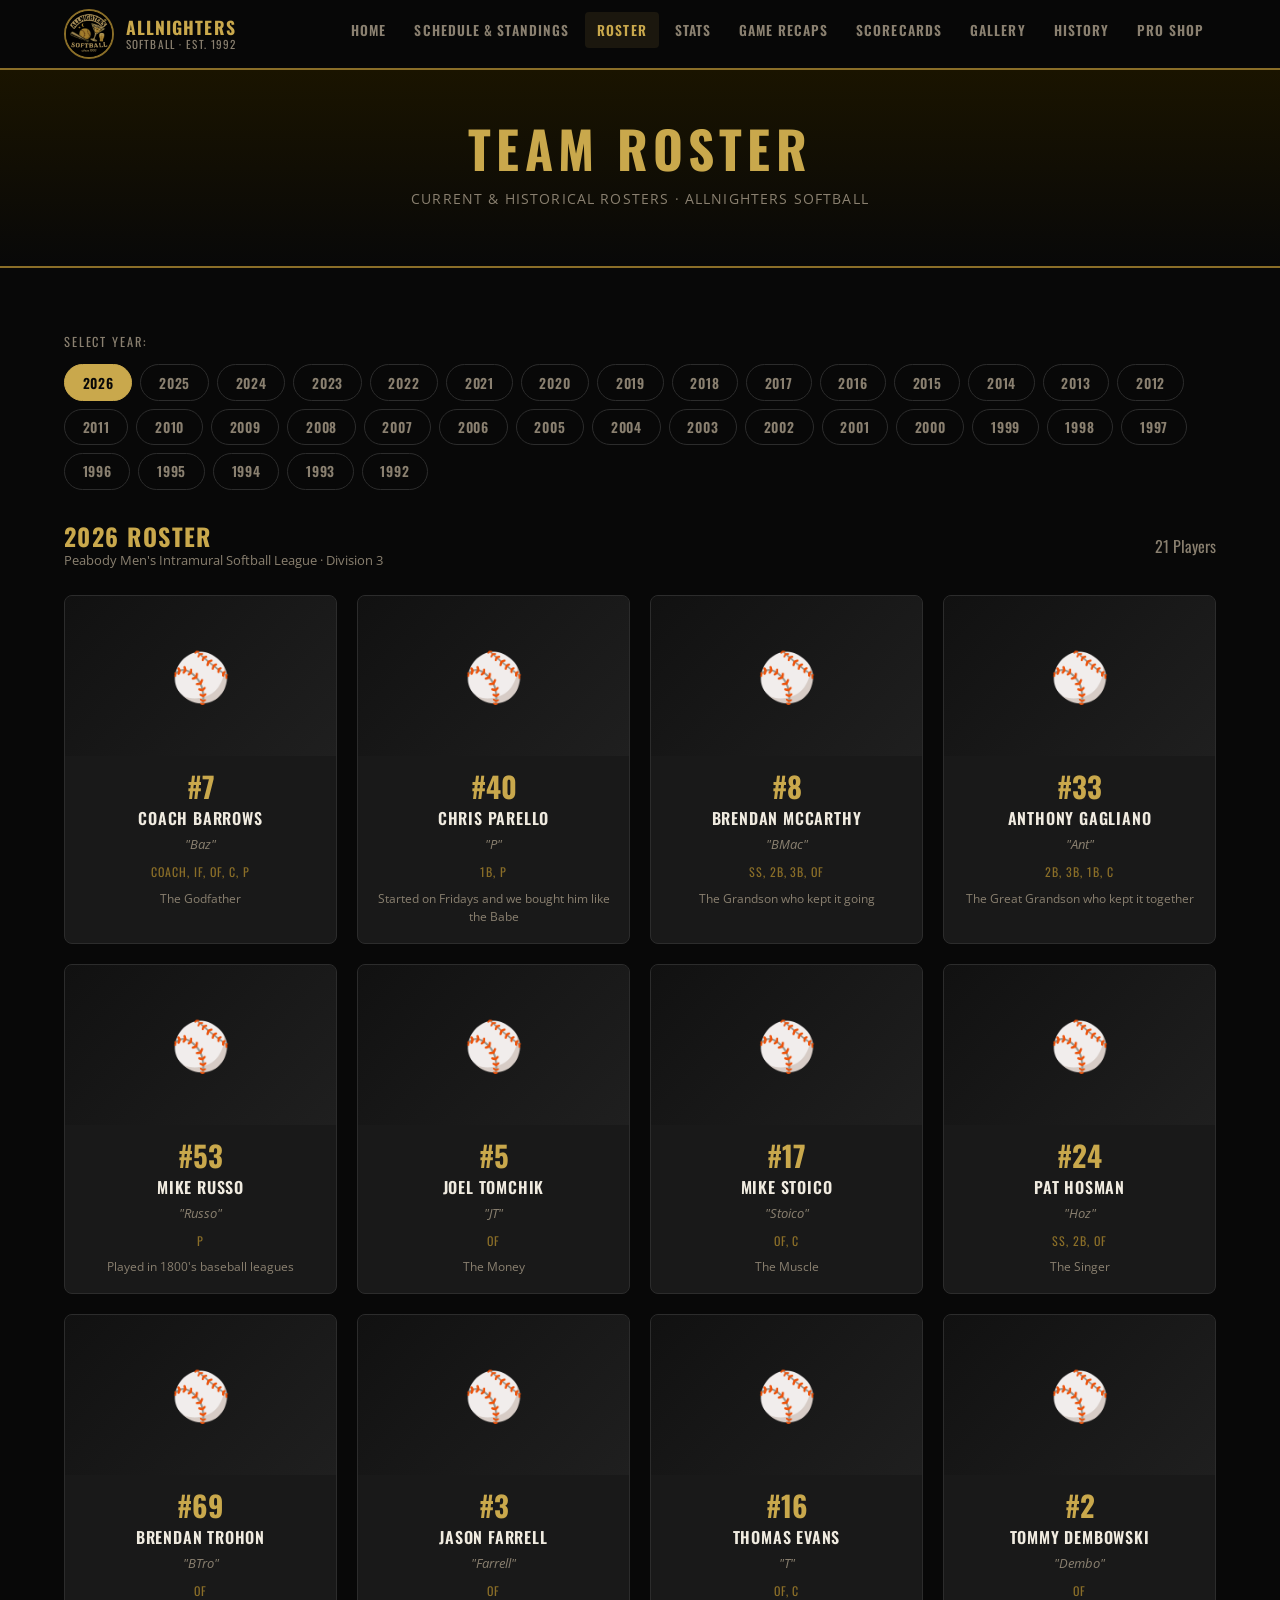
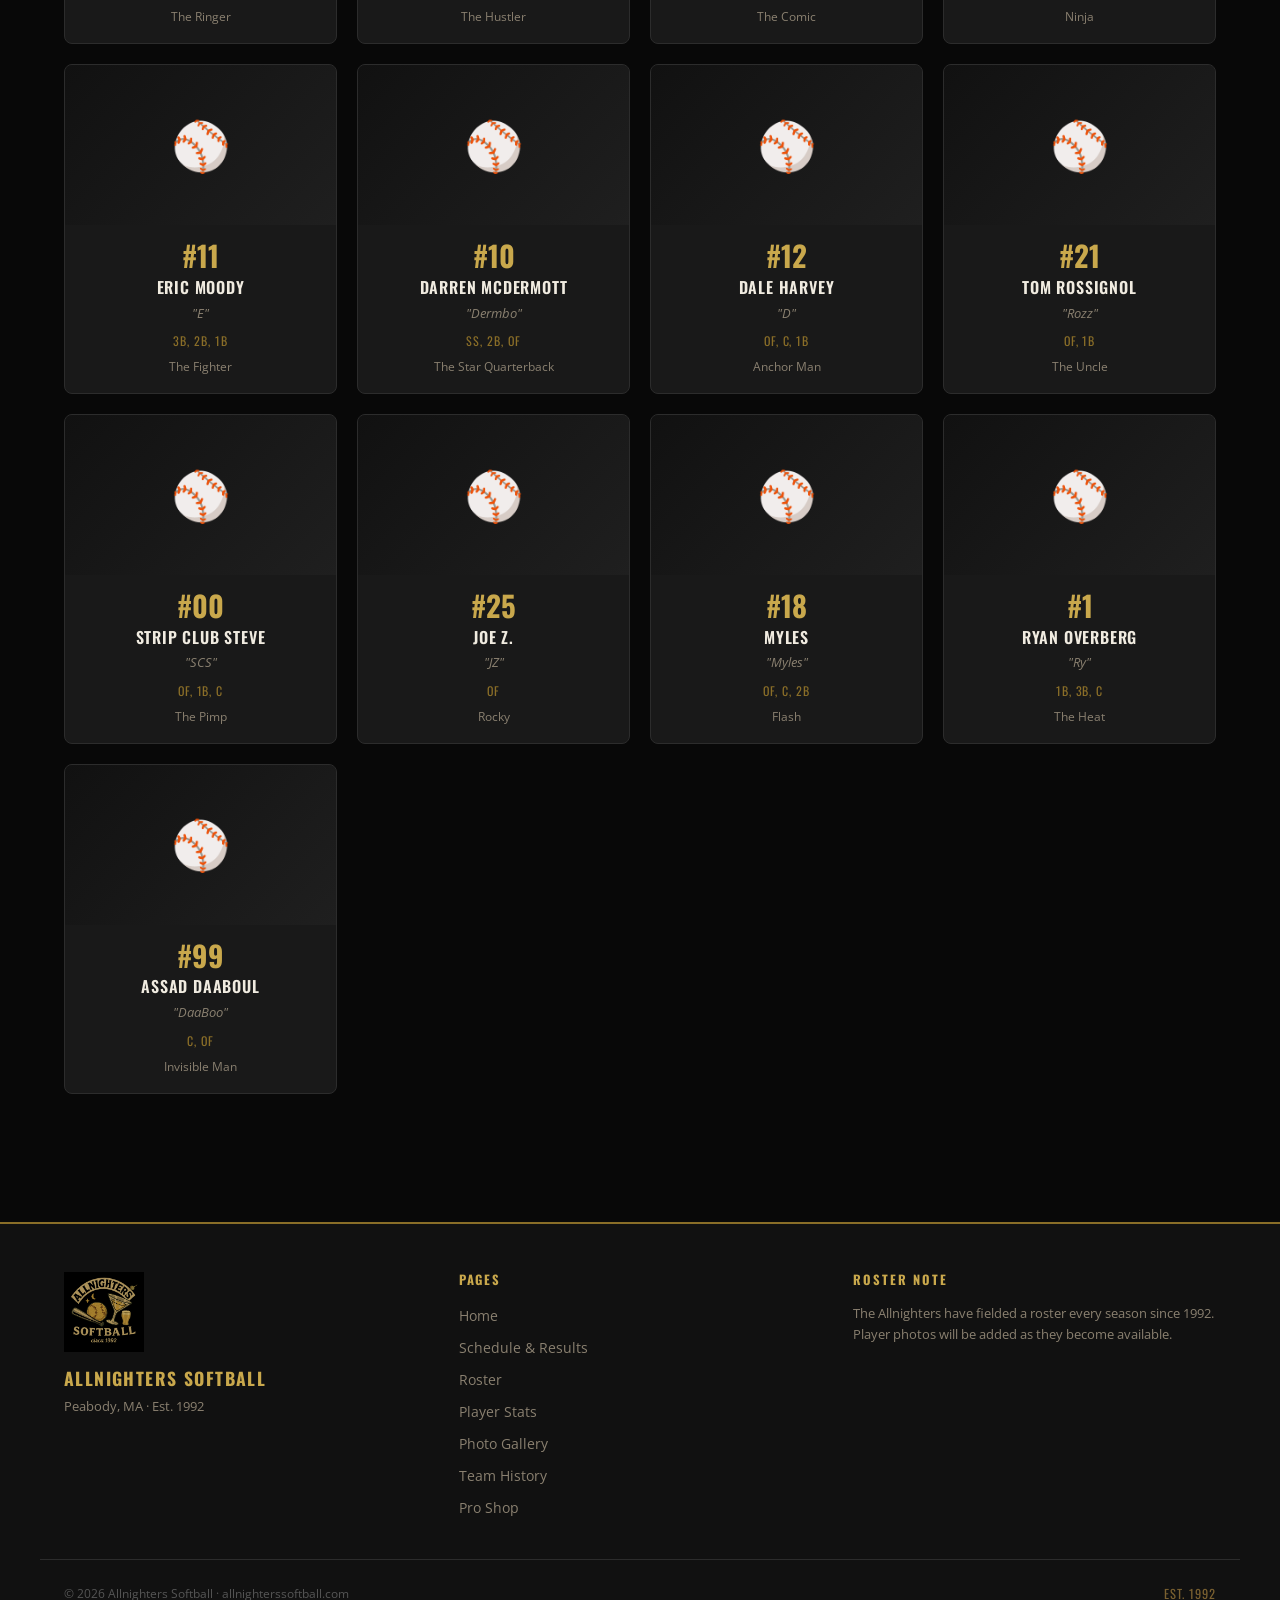
<file: roster.html>
<!DOCTYPE html>
<html lang="en">
<head>
  <meta charset="UTF-8">
  <meta name="viewport" content="width=device-width, initial-scale=1.0">
  <title>Roster | Allnighters Softball</title>
  <link rel="icon" type="image/png" href="/images/logo.png">
  <link rel="stylesheet" href="/css/styles.css">
</head>
<body>

<nav id="navbar">
  <div class="nav-inner">
    <a href="/index.html" class="nav-brand">
      <img src="/images/logo.png" alt="Allnighters Logo">
      <div class="nav-brand-text">Allnighters<span>Softball · Est. 1992</span></div>
    </a>
    <ul class="nav-links" id="navLinks">
      <li><a href="/index.html">Home</a></li>
<li><a href="/schedule.html">Schedule & Standings</a></li>
      <li><a href="/roster.html">Roster</a></li>
      <li><a href="/stats.html">Stats</a></li>
<li><a href="/recaps.html">Game Recaps</a></li>
      <li><a href="/scorecard.html">Scorecards</a></li>
      <li><a href="/gallery.html">Gallery</a></li>
      <li><a href="/history.html">History</a></li>
      <li><a href="/proshop.html">Pro Shop</a></li>
    </ul>
    <div class="nav-hamburger" id="hamburger"><span></span><span></span><span></span></div>
  </div>
</nav>

<div class="page-content">
  <div class="page-header">
    <h1 class="page-header-title">Team Roster</h1>
    <p class="page-header-sub">Current & Historical Rosters · Allnighters Softball</p>
  </div>

  <section class="section">
    <div class="container">

      <!-- Year Selector -->
      <div style="margin-bottom:2rem;">
        <div style="font-family:'Oswald',sans-serif;font-size:0.78rem;color:var(--text-muted);text-transform:uppercase;letter-spacing:0.15em;margin-bottom:0.75rem;">Select Year:</div>
        <div class="year-selector" id="rosterYearSelector">
          <div class="loading" style="padding:0.5rem;"><div class="spinner" style="width:20px;height:20px;border-width:2px;display:inline-block;vertical-align:middle;margin-right:0.5rem;"></div>Loading years...</div>
        </div>
      </div>

      <!-- Roster Header -->
      <div style="display:flex;align-items:center;justify-content:space-between;margin-bottom:1.5rem;flex-wrap:wrap;gap:1rem;">
        <div id="rosterHeading">
          <h2 style="font-family:'Oswald',sans-serif;font-size:1.5rem;color:var(--gold);text-transform:uppercase;letter-spacing:0.06em;" id="rosterTitle">2026 Roster</h2>
          <div style="font-size:0.82rem;color:var(--text-muted);" id="rosterSubtitle">Peabody Men's Intramural Softball League</div>
        </div>
        <div id="rosterCount" style="font-family:'Oswald',sans-serif;font-size:1rem;color:var(--text-muted);"></div>
      </div>

      <!-- Roster Grid -->
      <div id="rosterGrid">
        <div class="loading"><div class="spinner"></div>Loading roster...</div>
      </div>

    </div>
  </section>
</div>

<footer>
  <div class="footer-inner">
    <div class="footer-brand">
      <img src="/images/logo.png" alt="Allnighters">
      <div class="footer-brand-name">Allnighters Softball</div>
      <div class="footer-tagline">Peabody, MA · Est. 1992</div>
    </div>
    <div class="footer-nav">
      <h4>Pages</h4>
      <ul>
        <li><a href="/index.html">Home</a></li>
        <li><a href="/schedule.html">Schedule &amp; Results</a></li>
        <li><a href="/roster.html">Roster</a></li>
        <li><a href="/stats.html">Player Stats</a></li>
        <li><a href="/gallery.html">Photo Gallery</a></li>
        <li><a href="/history.html">Team History</a></li>
        <li><a href="/proshop.html">Pro Shop</a></li>
      </ul>
    </div>
    <div class="footer-info">
      <h4>Roster Note</h4>
      <p>The Allnighters have fielded a roster every season since 1992. Player photos will be added as they become available.</p>
    </div>
  </div>
  <div class="footer-bottom">
    <p>&copy; <span id="yr"></span> Allnighters Softball · allnighterssoftball.com</p>
    <p class="est">EST. 1992</p>
  </div>
</footer>

<script src="/js/utils.js"></script>
<script>
document.getElementById('yr').textContent = new Date().getFullYear();

async function buildYearSelector() {
  const selector = document.getElementById('rosterYearSelector');
  try {
    const res  = await fetch('/data/roster-years.json');
    const data = await res.json();
    selector.innerHTML = data.years.map((yr, i) =>
      `<button class="year-btn${i === 0 ? ' active' : ''}" data-year="${yr}">${yr}</button>`
    ).join('');
    selector.querySelectorAll('.year-btn').forEach(btn => {
      btn.addEventListener('click', function() {
        selector.querySelectorAll('.year-btn').forEach(b => b.classList.remove('active'));
        this.classList.add('active');
        loadRoster(this.dataset.year);
      });
    });
  } catch(e) {
    selector.innerHTML = '<button class="year-btn active" data-year="2026">2026</button>';
  }
}

async function loadRoster(year) {
  const grid = document.getElementById('rosterGrid');
  document.getElementById('rosterTitle').textContent = `${year} Roster`;
  grid.innerHTML = '<div class="loading"><div class="spinner"></div>Loading roster...</div>';

  try {
    const res  = await fetch(`/data/roster-${year}.json`);
    if (!res.ok) throw new Error('Not found');
    const data = await res.json();

    document.getElementById('rosterCount').textContent = `${data.players.length} Players`;

    const subtitle = data.league
      ? `${data.league}${data.division ? ' · ' + data.division : ''}`
      : 'Allnighters Softball';
    document.getElementById('rosterSubtitle').textContent = subtitle;

    grid.innerHTML = `<div class="roster-grid">${
      data.players.map(p => {
        const photoEl = p.photo
          ? `<img src="${p.photo}" alt="${p.name}" class="player-card-photo" loading="lazy">`
          : `<div class="player-card-photo-placeholder">⚾</div>`;
        return `
          <div class="player-card">
            ${photoEl}
            <div class="player-card-body">
              <div class="player-number">#${p.number}</div>
              <div class="player-card-name">${p.name}</div>
              ${p.nickname ? `<div class="player-nickname">"${p.nickname}"</div>` : ''}
              <div class="player-positions">${p.positions || ''}</div>
              ${p.details ? `<div class="player-details">${p.details}</div>` : ''}
              ${p.years_on_team > 1 ? `<div style="font-size:0.72rem;color:var(--gold-dark);margin-top:0.4rem;font-family:'Oswald',sans-serif;letter-spacing:0.06em;">${p.years_on_team} Years on Team</div>` : ''}
            </div>
          </div>`;
      }).join('')
    }</div>`;
  } catch(e) {
    grid.innerHTML = `
      <div style="text-align:center;padding:3rem;color:var(--text-muted);">
        <div style="font-size:2.5rem;margin-bottom:1rem;">📋</div>
        <div style="font-family:'Oswald',sans-serif;font-size:1rem;letter-spacing:0.08em;text-transform:uppercase;margin-bottom:0.5rem;">Roster Not Yet Available</div>
        <div style="font-size:0.85rem;">The ${year} roster hasn't been added yet.</div>
      </div>`;
  }
}

buildYearSelector();
loadRoster('2026');
</script>
</body>
</html>
</file>
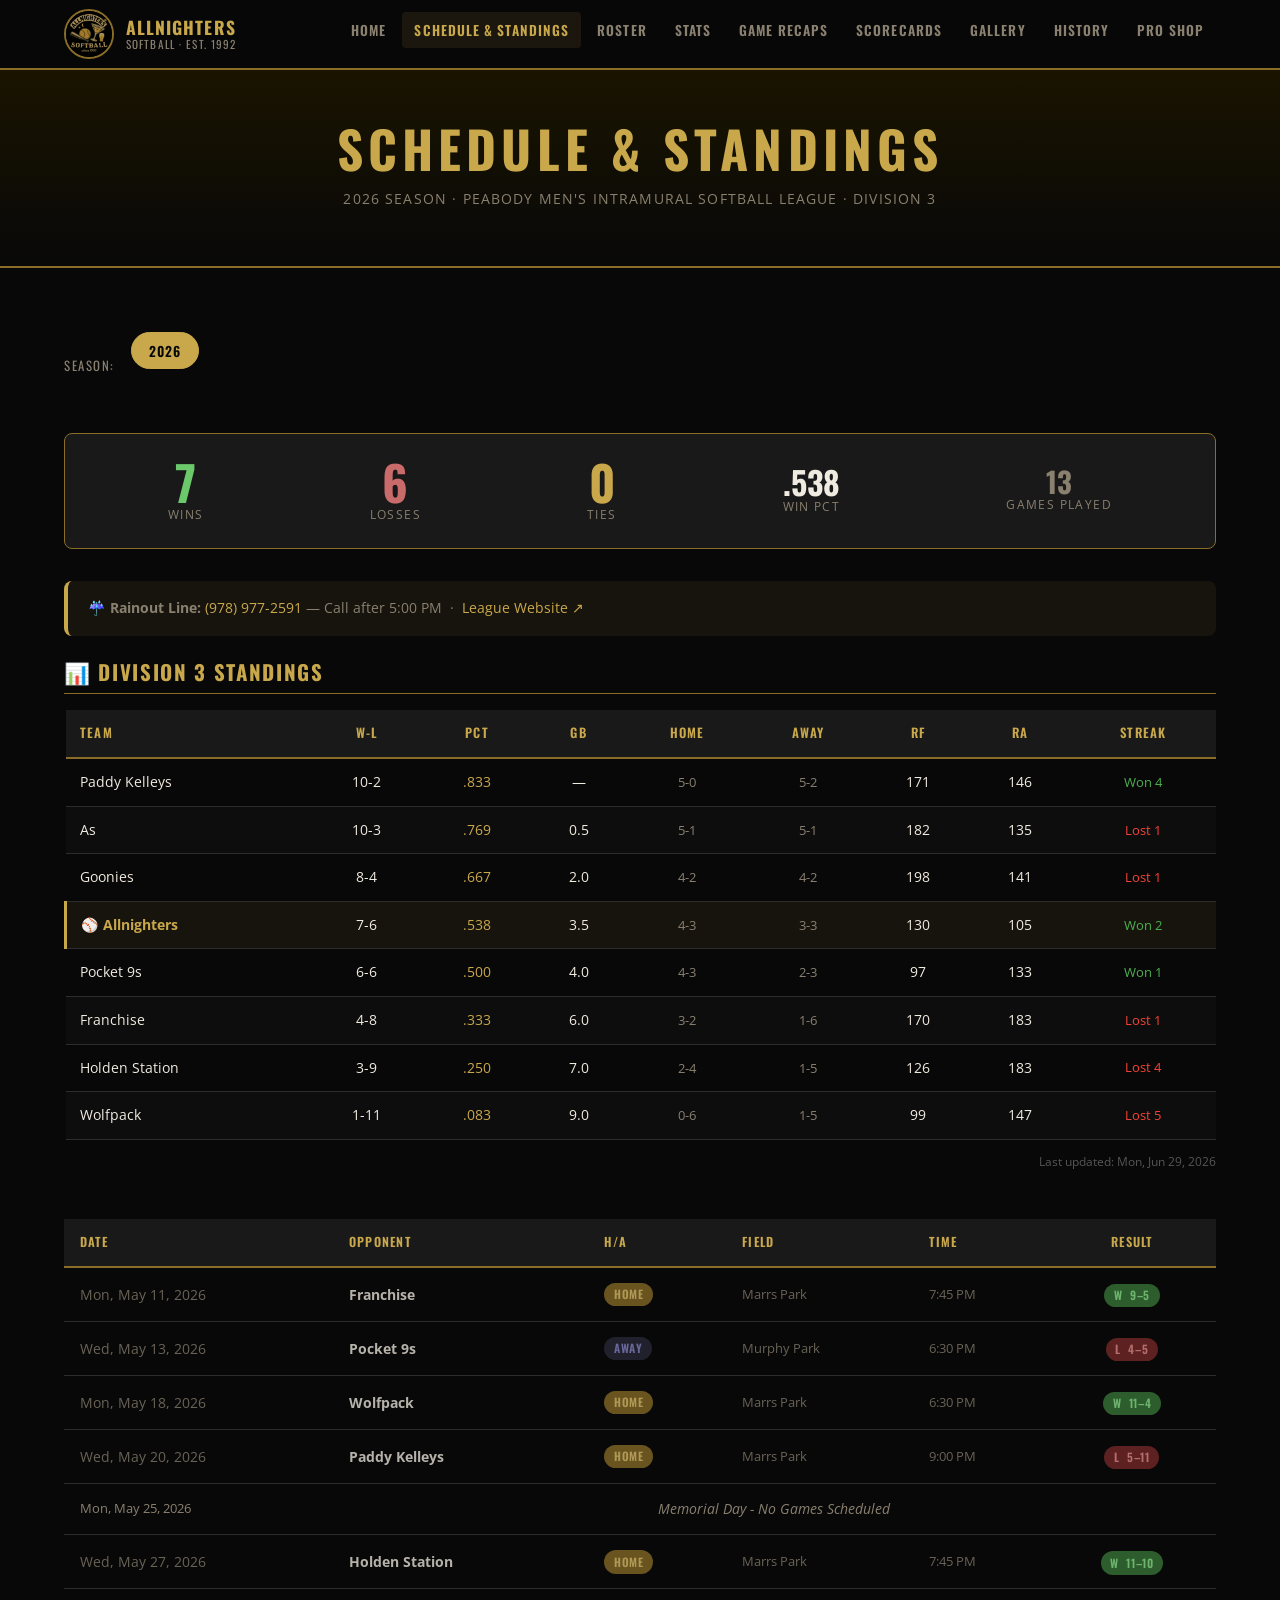
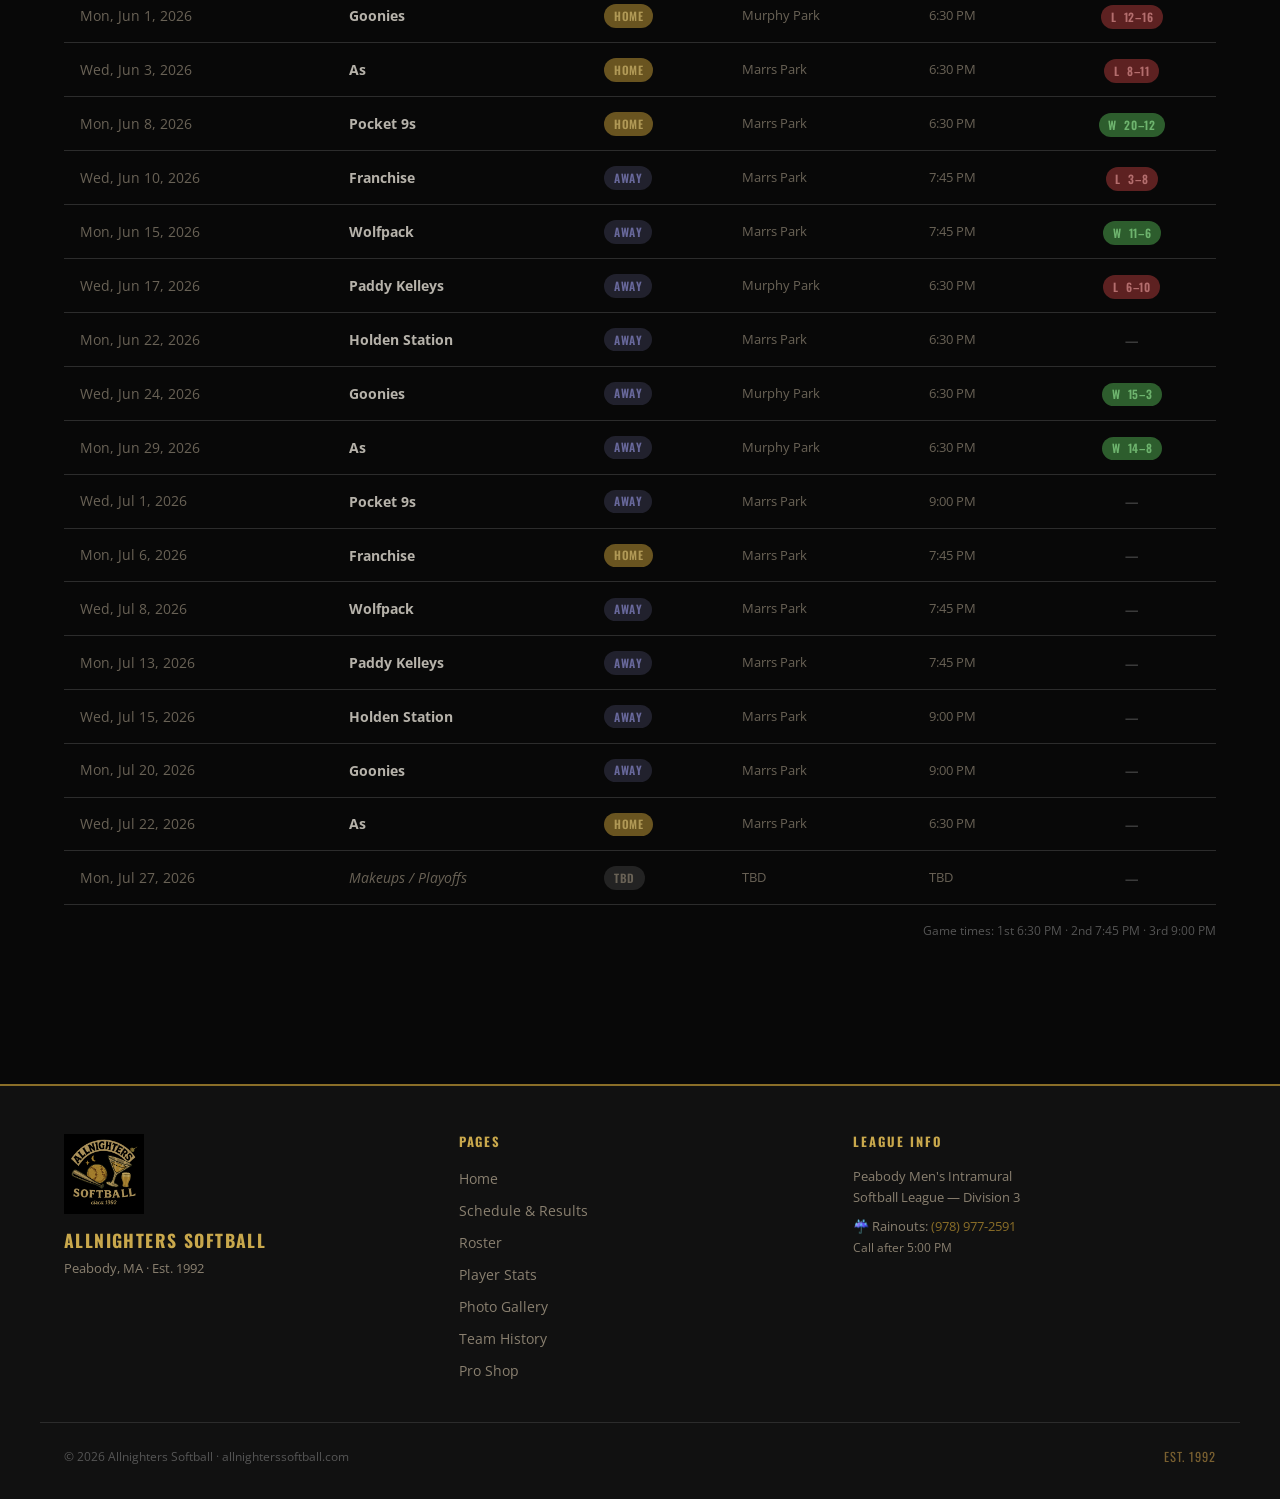
<file: schedule.html>
<!DOCTYPE html>
<html lang="en">
<head>
  <meta charset="UTF-8">
  <meta name="viewport" content="width=device-width, initial-scale=1.0">
<title>Schedule, Results & Standings | Allnighters Softball</title>
  <meta name="description" content="2026 Season Schedule and Results for the Allnighters Softball team — Peabody MISL.">
  <link rel="icon" type="image/png" href="/images/logo.png">
  <link rel="stylesheet" href="/css/styles.css">
</head>
<body>

<nav id="navbar">
  <div class="nav-inner">
    <a href="/index.html" class="nav-brand">
      <img src="/images/logo.png" alt="Allnighters Logo">
      <div class="nav-brand-text">Allnighters<span>Softball · Est. 1992</span></div>
    </a>
    <ul class="nav-links" id="navLinks">
      <li><a href="/index.html">Home</a></li>
<li><a href="/schedule.html">Schedule & Standings</a></li>
      <li><a href="/roster.html">Roster</a></li>
      <li><a href="/stats.html">Stats</a></li>
     <li><a href="/recaps.html">Game Recaps</a></li>
      <li><a href="/scorecard.html">Scorecards</a></li>
      <li><a href="/gallery.html">Gallery</a></li>
      <li><a href="/history.html">History</a></li>
      <li><a href="/proshop.html">Pro Shop</a></li>
    </ul>
    <div class="nav-hamburger" id="hamburger"><span></span><span></span><span></span></div>
  </div>
</nav>

<div class="page-content">
  <div class="page-header">
<h1 class="page-header-title">Schedule &amp; Standings</h1>
    <p class="page-header-sub">2026 Season · Peabody Men's Intramural Softball League · Division 3</p>
  </div>

  <section class="section">
    <div class="container">

      <!-- Season Selector -->
      <div style="display:flex;align-items:center;gap:1rem;margin-bottom:2rem;flex-wrap:wrap;">
        <span style="font-family:'Oswald',sans-serif;font-size:0.8rem;color:var(--text-muted);text-transform:uppercase;letter-spacing:0.12em;">Season:</span>
        <div class="year-selector" id="seasonSelector">
          <button class="year-btn active" data-season="2026">2026</button>
        </div>
      </div>

      <!-- Record Banner -->
      <div class="record-banner" id="recordBanner">
        <div class="loading"><div class="spinner"></div></div>
      </div>

      <!-- League Info Alert -->
      <div class="alert">
        ☔ <strong>Rainout Line:</strong> <a href="tel:9789772591">(978) 977-2591</a> — Call after 5:00 PM &nbsp;·&nbsp;
        <a href="https://www.peabodymensintracitysoftballeague.com" target="_blank" rel="noopener">League Website ↗</a>
      </div>
<!-- Standings -->
      <div style="margin-bottom:3rem;">
        <h3 style="font-family:'Oswald',sans-serif;font-size:1.3rem;color:var(--gold);text-transform:uppercase;letter-spacing:0.08em;margin-bottom:1rem;padding-bottom:0.5rem;border-bottom:1px solid var(--gold-dark);">📊 Division 3 Standings</h3>
        <div class="stats-wrapper">
          <div id="standingsTable">
            <div class="loading"><div class="spinner"></div>Loading standings...</div>
          </div>
        </div>
        <div style="font-size:0.75rem;color:var(--text-dim);margin-top:0.75rem;text-align:right;" id="standingsUpdated"></div>
      </div>
      <!-- Schedule Table -->
      <div class="stats-wrapper">
        <div id="scheduleTable">
          <div class="loading"><div class="spinner"></div>Loading schedule...</div>
        </div>
      </div>

    </div>
  </section>
</div>

<footer>
  <div class="footer-inner">
    <div class="footer-brand">
      <img src="/images/logo.png" alt="Allnighters">
      <div class="footer-brand-name">Allnighters Softball</div>
      <div class="footer-tagline">Peabody, MA · Est. 1992</div>
    </div>
    <div class="footer-nav">
      <h4>Pages</h4>
      <ul>
        <li><a href="/index.html">Home</a></li>
        <li><a href="/schedule.html">Schedule &amp; Results</a></li>
        <li><a href="/roster.html">Roster</a></li>
        <li><a href="/stats.html">Player Stats</a></li>
        <li><a href="/gallery.html">Photo Gallery</a></li>
        <li><a href="/history.html">Team History</a></li>
        <li><a href="/proshop.html">Pro Shop</a></li>
      </ul>
    </div>
    <div class="footer-info">
      <h4>League Info</h4>
      <p>Peabody Men's Intramural<br>Softball League — Division 3</p>
      <p>☔ Rainouts: <a href="tel:9789772591">(978) 977-2591</a><br>
         <span style="font-size:0.75rem;">Call after 5:00 PM</span></p>
    </div>
  </div>
  <div class="footer-bottom">
    <p>&copy; <span id="yr"></span> Allnighters Softball · allnighterssoftball.com</p>
    <p class="est">EST. 1992</p>
  </div>
</footer>

<script src="/js/utils.js"></script>
<script>
document.getElementById('yr').textContent = new Date().getFullYear();

async function loadSchedule(season) {
  const tableDiv = document.getElementById('scheduleTable');
  const recordDiv = document.getElementById('recordBanner');
  tableDiv.innerHTML = '<div class="loading"><div class="spinner"></div>Loading...</div>';

  try {
    const res  = await fetch(`/data/schedule-${season}.json`);
    if (!res.ok) throw new Error('Not found');
    const data = await res.json();
    const today = new Date(); today.setHours(0,0,0,0);

    // Calculate record from results
    let wins=0, losses=0, ties=0;
    data.games.forEach(g => {
      if (g.result === 'W') wins++;
      else if (g.result === 'L') losses++;
      else if (g.result === 'T') ties++;
    });
    const gp = wins + losses + ties;
    const pct = gp > 0 ? (wins / gp).toFixed(3).replace('0.', '.') : '.000';

    recordDiv.innerHTML = `
      <div class="record-item record-wins"><div class="num">${wins}</div><div class="lbl">Wins</div></div>
      <div class="record-item record-losses"><div class="num">${losses}</div><div class="lbl">Losses</div></div>
      <div class="record-item record-ties"><div class="num">${ties}</div><div class="lbl">Ties</div></div>
      <div class="record-item record-pct"><div class="num">${pct}</div><div class="lbl">Win Pct</div></div>
      <div class="record-item" style="color:var(--text-muted);">
        <div class="num" style="font-size:1.8rem;color:var(--text-muted);">${gp}</div>
        <div class="lbl">Games Played</div>
      </div>`;

    // Build table
    const rows = data.games.map(g => {
      const isNoGame = g.result === 'No Game';
      if (isNoGame) {
        return `
          <tr>
            <td style="color:var(--text-muted);font-size:0.82rem;">${formatDate(g.date)}</td>
            <td colspan="6" class="no-game">${g.notes || 'No Game Scheduled'}</td>
          </tr>`;
      }

      const [y,m,d] = g.date.split('-').map(Number);
      const gameDate = new Date(y, m-1, d);
      const isCurrent = gameDate.getTime() === today.getTime();
      const past = gameDate < today;
      const rowClass = isCurrent ? 'current-game' : (past ? 'past-game' : '');

      const haBadge = g.home_away === 'Home'
        ? '<span class="badge badge-home">Home</span>'
        : g.home_away === 'Away'
          ? '<span class="badge badge-away">Away</span>'
          : '<span class="badge badge-tbd">TBD</span>';

      let resultCell = '<span style="color:var(--text-dim);font-size:0.8rem;">—</span>';
      if (g.result === 'W') {
        resultCell = `<span class="badge badge-win">W &nbsp;${g.score_us}–${g.score_them}</span>`;
      } else if (g.result === 'L') {
        resultCell = `<span class="badge badge-loss">L &nbsp;${g.score_us}–${g.score_them}</span>`;
      } else if (g.result === 'T') {
        resultCell = `<span class="badge badge-tie">T &nbsp;${g.score_us}–${g.score_them}</span>`;
      } else if (g.result === 'Postponed') {
        resultCell = `<span class="badge badge-tbd">Postponed</span>`;
      } else if (isCurrent) {
        resultCell = `<span style="color:var(--gold);font-family:'Oswald',sans-serif;font-size:0.78rem;letter-spacing:0.1em;text-transform:uppercase;animation:pulse 1.5s ease-in-out infinite;">● TONIGHT</span>`;
      }

      const opponent = g.opponent === 'Makeups / Playoffs'
        ? `<em style="color:var(--text-muted);">${g.opponent}</em>`
        : `<strong>${g.opponent}</strong>`;

      return `
        <tr class="${rowClass}">
          <td style="font-size:0.85rem;white-space:nowrap;color:var(--text-muted);">${formatDate(g.date)}</td>
          <td>${opponent}</td>
          <td>${haBadge}</td>
          <td style="font-size:0.82rem;color:var(--text-muted);white-space:nowrap;">${g.field}</td>
          <td style="font-size:0.82rem;color:var(--text-muted);white-space:nowrap;">${g.time || '—'}</td>
          <td class="score-cell">${resultCell}</td>
        </tr>`;
    }).join('');

    tableDiv.innerHTML = `
      <table class="schedule-table">
        <thead>
          <tr>
            <th>Date</th>
            <th>Opponent</th>
            <th>H/A</th>
            <th>Field</th>
            <th>Time</th>
            <th style="text-align:center;">Result</th>
          </tr>
        </thead>
        <tbody>${rows}</tbody>
      </table>
      <p style="font-size:0.75rem;color:var(--text-dim);margin-top:1rem;text-align:right;">
        Game times: 1st 6:30 PM · 2nd 7:45 PM · 3rd 9:00 PM
      </p>`;
  } catch(e) {
    recordDiv.innerHTML = '<div style="color:var(--text-muted);text-align:center;padding:1rem;">No record data available</div>';
    tableDiv.innerHTML = '<div class="loading">Schedule not found for this season.</div>';
  }
}

// Season selector
document.querySelectorAll('.year-btn').forEach(btn => {
  btn.addEventListener('click', function() {
    document.querySelectorAll('.year-btn').forEach(b => b.classList.remove('active'));
    this.classList.add('active');
    loadSchedule(this.dataset.season);
  });
});

loadSchedule('2026');

async function loadStandings() {
  try {
    const res  = await fetch('/data/standings.json');
    const data = await res.json();

    if (data.last_updated) {
      document.getElementById('standingsUpdated').textContent =
        `Last updated: ${formatDate(data.last_updated)}`;
    }

    // Sort by wins desc, then losses asc
    const sorted = [...data.teams].sort((a,b) => {
      if (b.w !== a.w) return b.w - a.w;
      return a.l - b.l;
    });

    // Calculate GB based on leader
    const leader = sorted[0];
    const leaderGP = leader.w + leader.l;

    const rows = sorted.map((t, i) => {
      const gp  = t.w + t.l + t.t;
      const pct = gp > 0 ? (t.w / gp).toFixed(3).replace('0.', '.') : '.000';
      const gb  = i === 0 ? '—' : (((leader.w - t.w) + (t.l - leader.l)) / 2).toFixed(1);
      const isAllnighters = t.name.toLowerCase().includes('allnight');
      const rowStyle = isAllnighters ? 'background:rgba(201,168,76,0.08);border-left:3px solid var(--gold);' : '';
      const streakColor = t.streak.includes('Won') ? '#4CAF50' : t.streak.includes('Lost') ? '#F44336' : 'var(--text-muted)';

      return `
        <tr style="${rowStyle}">
          <td style="text-align:left;font-weight:${isAllnighters?'700':'400'};color:${isAllnighters?'var(--gold)':'var(--text)'};">
            ${isAllnighters ? '⚾ ' : ''}${t.name}
          </td>
          <td>${t.w}-${t.l}${t.t > 0 ? '-'+t.t : ''}</td>
          <td style="color:var(--gold);">${pct}</td>
          <td>${gb}</td>
          <td style="font-size:0.8rem;color:var(--text-muted);">${t.home}</td>
          <td style="font-size:0.8rem;color:var(--text-muted);">${t.away}</td>
          <td>${t.rf}</td>
          <td>${t.ra}</td>
          <td style="color:${streakColor};font-size:0.82rem;">${t.streak}</td>
        </tr>`;
    }).join('');

    document.getElementById('standingsTable').innerHTML = `
      <table class="stats-table">
        <thead>
          <tr>
            <th style="text-align:left;">Team</th>
            <th>W-L</th>
            <th>PCT</th>
            <th>GB</th>
            <th>Home</th>
            <th>Away</th>
            <th>RF</th>
            <th>RA</th>
            <th>Streak</th>
          </tr>
        </thead>
        <tbody>${rows}</tbody>
      </table>`;

  } catch(e) {
    document.getElementById('standingsTable').innerHTML =
      '<div class="loading">Standings not available.</div>';
  }
}

setTimeout(loadStandings, 500);
</script>
<style>
@keyframes pulse { 0%,100%{opacity:1} 50%{opacity:0.5} }
</style>
</body>
</html>
</file>
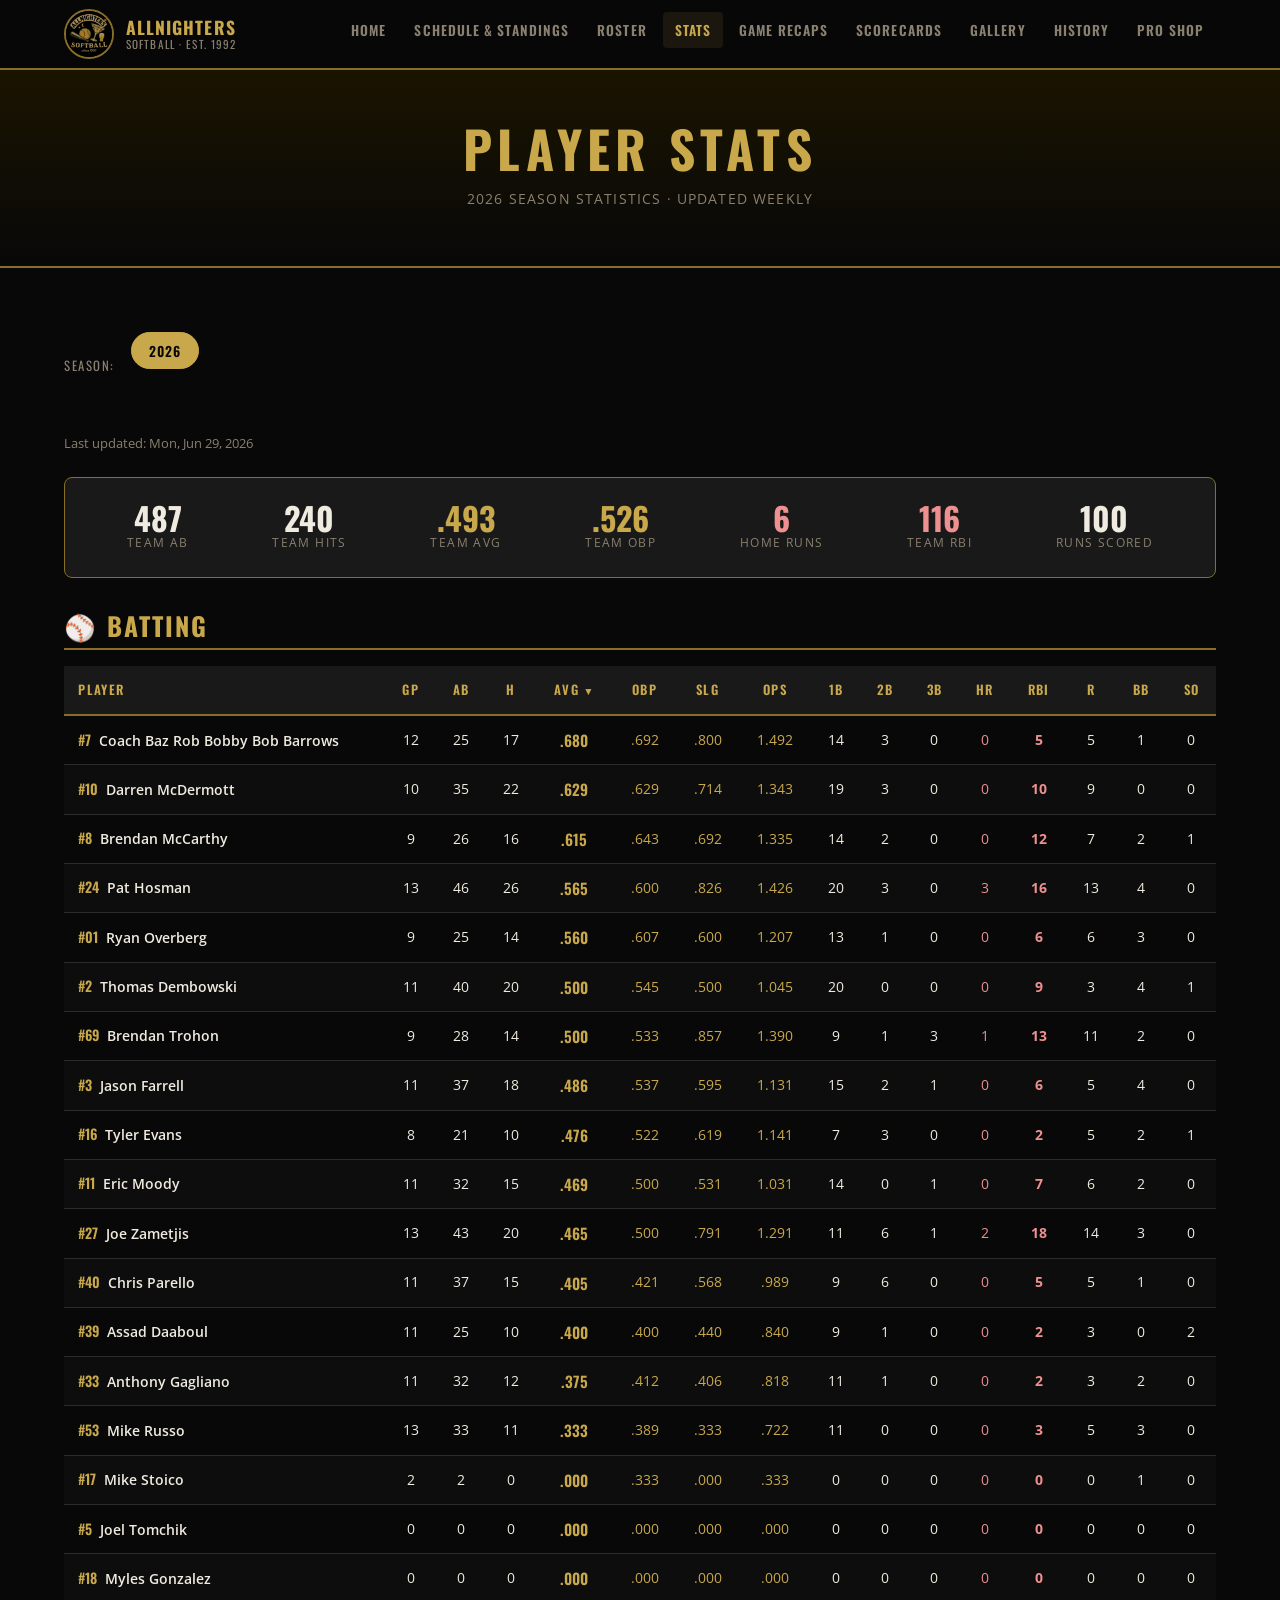
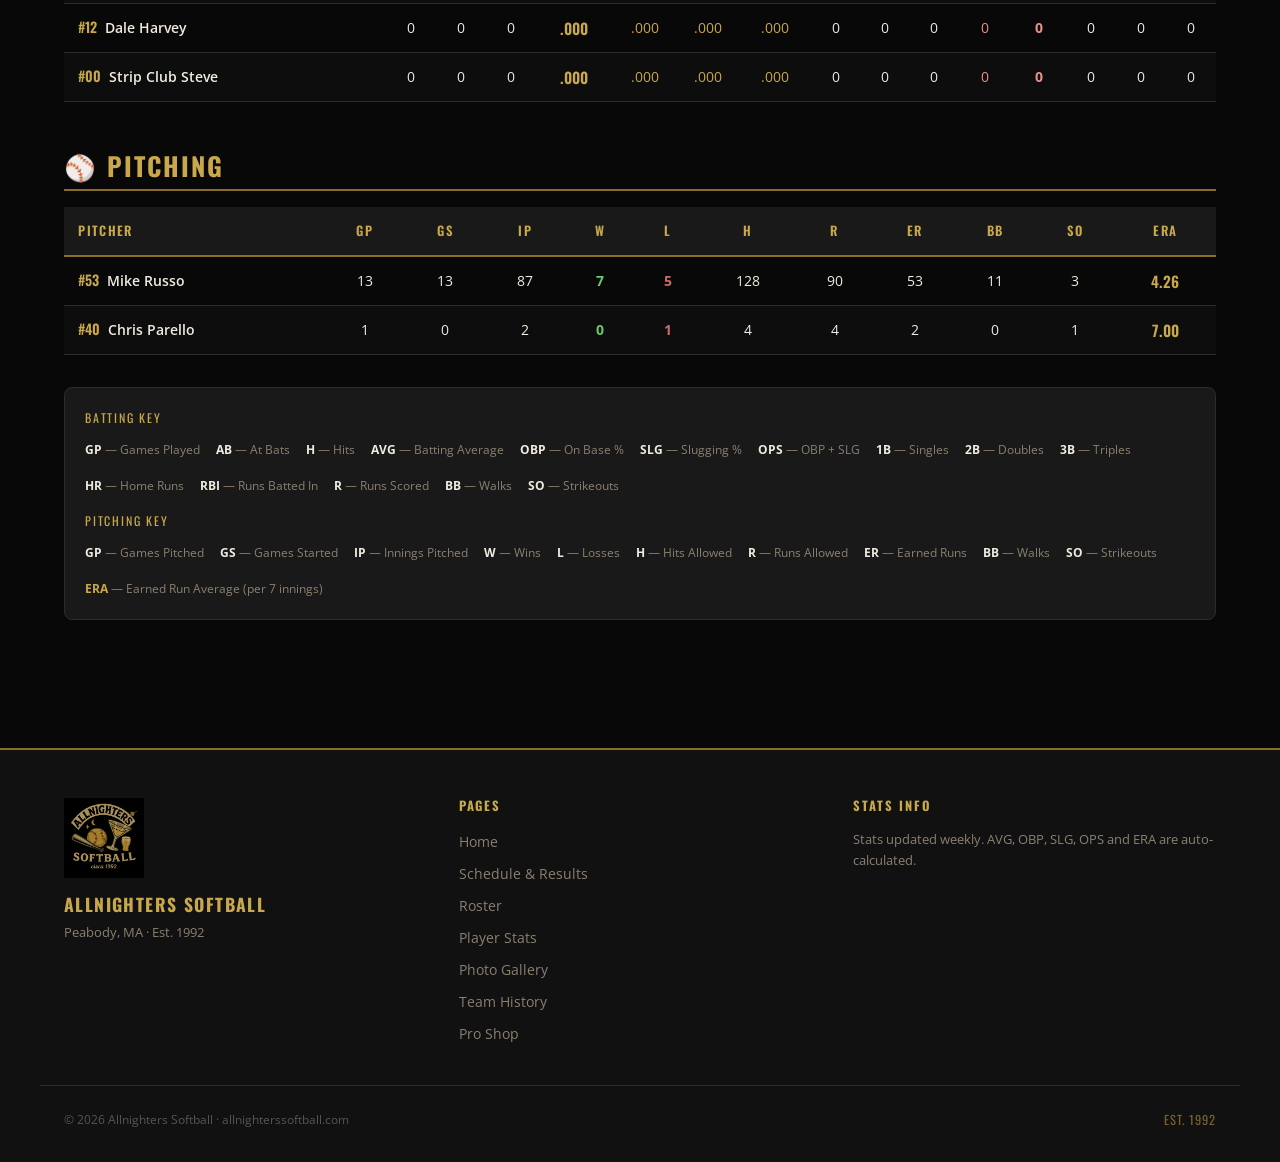
<file: stats.html>
<!DOCTYPE html>
<html lang="en">
<head>
  <meta charset="UTF-8">
  <meta name="viewport" content="width=device-width, initial-scale=1.0">
  <title>Player Stats | Allnighters Softball</title>
  <link rel="icon" type="image/png" href="/images/logo.png">
  <link rel="stylesheet" href="/css/styles.css">
</head>
<body>

<nav id="navbar">
  <div class="nav-inner">
    <a href="/index.html" class="nav-brand">
      <img src="/images/logo.png" alt="Allnighters Logo">
      <div class="nav-brand-text">Allnighters<span>Softball · Est. 1992</span></div>
    </a>
    <ul class="nav-links" id="navLinks">
      <li><a href="/index.html">Home</a></li>
<li><a href="/schedule.html">Schedule & Standings</a></li>
      <li><a href="/roster.html">Roster</a></li>
      <li><a href="/stats.html">Stats</a></li>
   <li><a href="/recaps.html">Game Recaps</a></li>
      <li><a href="/scorecard.html">Scorecards</a></li>
      <li><a href="/gallery.html">Gallery</a></li>
      <li><a href="/history.html">History</a></li>
      <li><a href="/proshop.html">Pro Shop</a></li>
    </ul>
    <div class="nav-hamburger" id="hamburger"><span></span><span></span><span></span></div>
  </div>
</nav>

<div class="page-content">
  <div class="page-header">
    <h1 class="page-header-title">Player Stats</h1>
    <p class="page-header-sub">2026 Season Statistics · Updated Weekly</p>
  </div>

  <section class="section">
    <div class="container">

      <!-- Season Selector -->
      <div style="display:flex;align-items:center;gap:1rem;margin-bottom:2rem;flex-wrap:wrap;">
        <span style="font-family:'Oswald',sans-serif;font-size:0.8rem;color:var(--text-muted);text-transform:uppercase;letter-spacing:0.12em;">Season:</span>
        <div class="year-selector" id="statsSeasonSelector">
          <button class="year-btn active" data-season="2026">2026</button>
        </div>
      </div>

      <!-- Last Updated -->
      <div style="margin-bottom:1.5rem;font-size:0.8rem;color:var(--text-muted);" id="lastUpdated"></div>

      <!-- Team Batting Totals -->
      <div id="teamTotals" style="margin-bottom:2rem;"></div>

      <!-- ── BATTING STATS ── -->
      <h2 style="font-family:'Oswald',sans-serif;font-size:1.6rem;color:var(--gold);text-transform:uppercase;letter-spacing:0.08em;margin-bottom:1rem;padding-bottom:0.5rem;border-bottom:2px solid var(--gold-dark);">⚾ Batting</h2>
      <div class="stats-wrapper" style="margin-bottom:3rem;">
        <div id="statsTable">
          <div class="loading"><div class="spinner"></div>Loading stats...</div>
        </div>
      </div>

      <!-- ── PITCHING STATS ── -->
      <h2 style="font-family:'Oswald',sans-serif;font-size:1.6rem;color:var(--gold);text-transform:uppercase;letter-spacing:0.08em;margin-bottom:1rem;padding-bottom:0.5rem;border-bottom:2px solid var(--gold-dark);">⚾ Pitching</h2>
      <div class="stats-wrapper" style="margin-bottom:2rem;">
        <div id="pitchingTable">
          <div class="loading"><div class="spinner"></div>Loading pitching stats...</div>
        </div>
      </div>

      <!-- Stat Key -->
      <div style="margin-top:1.5rem;padding:1.25rem;background:var(--card);border-radius:var(--radius);border:1px solid var(--border);">
        <div style="font-family:'Oswald',sans-serif;font-size:0.75rem;color:var(--gold);letter-spacing:0.15em;text-transform:uppercase;margin-bottom:0.75rem;">Batting Key</div>
        <div style="display:flex;gap:1rem;flex-wrap:wrap;font-size:0.78rem;color:var(--text-muted);margin-bottom:1rem;">
          <span><strong style="color:var(--text);">GP</strong> — Games Played</span>
          <span><strong style="color:var(--text);">AB</strong> — At Bats</span>
          <span><strong style="color:var(--text);">H</strong> — Hits</span>
          <span><strong style="color:var(--text);">AVG</strong> — Batting Average</span>
          <span><strong style="color:var(--text);">OBP</strong> — On Base %</span>
          <span><strong style="color:var(--text);">SLG</strong> — Slugging %</span>
          <span><strong style="color:var(--text);">OPS</strong> — OBP + SLG</span>
          <span><strong style="color:var(--text);">1B</strong> — Singles</span>
          <span><strong style="color:var(--text);">2B</strong> — Doubles</span>
          <span><strong style="color:var(--text);">3B</strong> — Triples</span>
          <span><strong style="color:var(--text);">HR</strong> — Home Runs</span>
          <span><strong style="color:var(--text);">RBI</strong> — Runs Batted In</span>
          <span><strong style="color:var(--text);">R</strong> — Runs Scored</span>
          <span><strong style="color:var(--text);">BB</strong> — Walks</span>
          <span><strong style="color:var(--text);">SO</strong> — Strikeouts</span>
        </div>
        <div style="font-family:'Oswald',sans-serif;font-size:0.75rem;color:var(--gold);letter-spacing:0.15em;text-transform:uppercase;margin-bottom:0.75rem;">Pitching Key</div>
        <div style="display:flex;gap:1rem;flex-wrap:wrap;font-size:0.78rem;color:var(--text-muted);">
          <span><strong style="color:var(--text);">GP</strong> — Games Pitched</span>
          <span><strong style="color:var(--text);">GS</strong> — Games Started</span>
          <span><strong style="color:var(--text);">IP</strong> — Innings Pitched</span>
          <span><strong style="color:var(--text);">W</strong> — Wins</span>
          <span><strong style="color:var(--text);">L</strong> — Losses</span>
          <span><strong style="color:var(--text);">H</strong> — Hits Allowed</span>
          <span><strong style="color:var(--text);">R</strong> — Runs Allowed</span>
          <span><strong style="color:var(--text);">ER</strong> — Earned Runs</span>
          <span><strong style="color:var(--text);">BB</strong> — Walks</span>
          <span><strong style="color:var(--text);">SO</strong> — Strikeouts</span>
          <span><strong style="color:var(--gold);">ERA</strong> — Earned Run Average (per 7 innings)</span>
        </div>
      </div>

    </div>
  </section>
</div>

<footer>
  <div class="footer-inner">
    <div class="footer-brand">
      <img src="/images/logo.png" alt="Allnighters">
      <div class="footer-brand-name">Allnighters Softball</div>
      <div class="footer-tagline">Peabody, MA · Est. 1992</div>
    </div>
    <div class="footer-nav">
      <h4>Pages</h4>
      <ul>
        <li><a href="/index.html">Home</a></li>
        <li><a href="/schedule.html">Schedule &amp; Results</a></li>
        <li><a href="/roster.html">Roster</a></li>
        <li><a href="/stats.html">Player Stats</a></li>
        <li><a href="/gallery.html">Photo Gallery</a></li>
        <li><a href="/history.html">Team History</a></li>
        <li><a href="/proshop.html">Pro Shop</a></li>
      </ul>
    </div>
    <div class="footer-info">
      <h4>Stats Info</h4>
      <p>Stats updated weekly. AVG, OBP, SLG, OPS and ERA are auto-calculated.</p>
    </div>
  </div>
  <div class="footer-bottom">
    <p>&copy; <span id="yr"></span> Allnighters Softball · allnighterssoftball.com</p>
    <p class="est">EST. 1992</p>
  </div>
</footer>

<script src="/js/utils.js"></script>
<script>
document.getElementById('yr').textContent = new Date().getFullYear();

let currentSort = { col: 'avg', dir: 'desc' };

// ── Auto-calculate functions ─────────────────
function fmtAvg(h, ab) {
  if (!ab) return '.000';
  return '.' + Math.round((h/ab)*1000).toString().padStart(3,'0');
}
function fmtOBP(h, bb, ab) {
  const denom = ab + bb;
  if (!denom) return '.000';
  return '.' + Math.round(((h+bb)/denom)*1000).toString().padStart(3,'0');
}
function fmtSLG(singles, doubles, triples, hr, ab) {
  if (!ab) return '.000';
  const tb = singles + (doubles*2) + (triples*3) + (hr*4);
  return '.' + Math.round((tb/ab)*1000).toString().padStart(3,'0');
}
function fmtOPS(h, bb, ab, singles, doubles, triples, hr) {
  if (!ab) return '.000';
  const obp = (h+bb)/(ab+bb||1);
  const tb  = singles + (doubles*2) + (triples*3) + (hr*4);
  const slg = tb/ab;
  const ops = obp + slg;
  return ops.toFixed(3).replace('0.','.');
}
function fmtERA(er, ip) {
  if (!ip) return '—';
  return ((er/ip)*7).toFixed(2);
}

async function loadStats(season) {
  const tableDiv   = document.getElementById('statsTable');
  const pitchDiv   = document.getElementById('pitchingTable');
  const recordDiv  = document.getElementById('teamTotals');
  tableDiv.innerHTML  = '<div class="loading"><div class="spinner"></div>Loading...</div>';
  pitchDiv.innerHTML  = '<div class="loading"><div class="spinner"></div>Loading...</div>';
  recordDiv.innerHTML = '';

  try {
    const res  = await fetch(`/data/stats-${season}.json`);
    if (!res.ok) throw new Error('Not found');
    const data = await res.json();

    if (data.last_updated) {
      document.getElementById('lastUpdated').textContent = `Last updated: ${formatDate(data.last_updated)}`;
    }

    // Enrich players with calculated stats
    const enriched = data.players.map(p => {
      const h = (p.singles||0) + (p.doubles||0) + (p.triples||0) + (p.hr||0);
      return {
        ...p, h,
        avg:    (p.ab > 0) ? (h/p.ab) : 0,
        avgStr: fmtAvg(h, p.ab),
        obpStr: fmtOBP(h, p.bb||0, p.ab),
        slgStr: fmtSLG(p.singles||0, p.doubles||0, p.triples||0, p.hr||0, p.ab),
        opsStr: fmtOPS(h, p.bb||0, p.ab, p.singles||0, p.doubles||0, p.triples||0, p.hr||0)
      };
    });

    // Team totals
    const tot = enriched.reduce((a,p) => ({
      ab: a.ab+p.ab, h: a.h+p.h, bb: a.bb+(p.bb||0),
      singles: a.singles+(p.singles||0), doubles: a.doubles+(p.doubles||0),
      triples: a.triples+(p.triples||0), hr: a.hr+(p.hr||0),
      rbi: a.rbi+(p.rbi||0), r: a.r+(p.r||0), k: a.k+(p.k||0)
    }), {ab:0,h:0,bb:0,singles:0,doubles:0,triples:0,hr:0,rbi:0,r:0,k:0});

    recordDiv.innerHTML = `
      <div class="record-banner">
        <div class="record-item"><div class="num" style="font-size:2rem;">${tot.ab}</div><div class="lbl">Team AB</div></div>
        <div class="record-item"><div class="num" style="font-size:2rem;">${tot.h}</div><div class="lbl">Team Hits</div></div>
        <div class="record-item"><div class="num" style="font-size:2rem;color:var(--gold);">${fmtAvg(tot.h,tot.ab)}</div><div class="lbl">Team AVG</div></div>
        <div class="record-item"><div class="num" style="font-size:2rem;color:var(--gold);">${fmtOBP(tot.h,tot.bb,tot.ab)}</div><div class="lbl">Team OBP</div></div>
        <div class="record-item"><div class="num" style="font-size:2rem;color:#ee9090;">${tot.hr}</div><div class="lbl">Home Runs</div></div>
        <div class="record-item"><div class="num" style="font-size:2rem;color:#ee9090;">${tot.rbi}</div><div class="lbl">Team RBI</div></div>
        <div class="record-item"><div class="num" style="font-size:2rem;">${tot.r}</div><div class="lbl">Runs Scored</div></div>
      </div>`;

    renderBatting(enriched);
    renderPitching(data.pitchers || []);

  } catch(e) {
    tableDiv.innerHTML = '<div class="loading">Stats not available for this season yet.</div>';
    pitchDiv.innerHTML = '<div class="loading">No pitching data available.</div>';
  }
}

function renderBatting(players, sortCol = currentSort.col, sortDir = currentSort.dir) {
  currentSort = { col: sortCol, dir: sortDir };

  players.sort((a,b) => {
    let av = a[sortCol], bv = b[sortCol];
    if (typeof av === 'string') { av = av.toLowerCase(); bv = bv.toLowerCase(); }
    if (av === bv) return 0;
    return (sortDir === 'asc' ? 1 : -1) * (av < bv ? -1 : 1);
  });

  function thC(col) { return col === currentSort.col ? (currentSort.dir === 'asc' ? ' sorted-asc' : ' sorted-desc') : ''; }

  const rows = players.map(p => `
    <tr>
      <td style="text-align:left;white-space:nowrap;"><span class="player-num">#${p.number}</span><span class="player-name">${p.name}</span></td>
      <td>${p.gp}</td>
      <td>${p.ab}</td>
      <td>${p.h}</td>
      <td class="ba-cell">${p.avgStr}</td>
      <td style="color:var(--gold);">${p.obpStr}</td>
      <td style="color:var(--gold);">${p.slgStr}</td>
      <td style="color:var(--gold);">${p.opsStr}</td>
      <td>${p.singles||0}</td>
      <td>${p.doubles||0}</td>
      <td>${p.triples||0}</td>
      <td style="color:#ee9090;">${p.hr||0}</td>
      <td style="color:#ee9090;font-weight:700;">${p.rbi||0}</td>
      <td>${p.r||0}</td>
      <td>${p.bb||0}</td>
      <td>${p.k||0}</td>
    </tr>`).join('');

  document.getElementById('statsTable').innerHTML = `
    <table class="stats-table">
      <thead>
        <tr>
          <th style="text-align:left;" data-col="name" class="${thC('name')}">Player</th>
          <th data-col="gp"      class="${thC('gp')}">GP</th>
          <th data-col="ab"      class="${thC('ab')}">AB</th>
          <th data-col="h"       class="${thC('h')}">H</th>
          <th data-col="avg"     class="${thC('avg')}">AVG</th>
          <th data-col="obpStr"  class="${thC('obpStr')}">OBP</th>
          <th data-col="slgStr"  class="${thC('slgStr')}">SLG</th>
          <th data-col="opsStr"  class="${thC('opsStr')}">OPS</th>
          <th data-col="singles" class="${thC('singles')}">1B</th>
          <th data-col="doubles" class="${thC('doubles')}">2B</th>
          <th data-col="triples" class="${thC('triples')}">3B</th>
          <th data-col="hr"      class="${thC('hr')}">HR</th>
          <th data-col="rbi"     class="${thC('rbi')}">RBI</th>
          <th data-col="r"       class="${thC('r')}">R</th>
          <th data-col="bb"      class="${thC('bb')}">BB</th>
          <th data-col="k"       class="${thC('k')}">SO</th>
        </tr>
      </thead>
      <tbody>${rows}</tbody>
    </table>`;

  document.querySelectorAll('#statsTable th[data-col]').forEach(th => {
    th.addEventListener('click', function() {
      const col = this.dataset.col;
      const dir = (currentSort.col === col && currentSort.dir === 'desc') ? 'asc' : 'desc';
      renderBatting(players, col, dir);
    });
  });
}

function renderPitching(pitchers) {
  if (!pitchers.length) {
    document.getElementById('pitchingTable').innerHTML = '<div class="loading">No pitching data available.</div>';
    return;
  }

  const rows = pitchers.map(p => `
    <tr>
      <td style="text-align:left;white-space:nowrap;"><span class="player-num">#${p.number}</span><span class="player-name">${p.name}</span></td>
      <td>${p.gp}</td>
      <td>${p.gs}</td>
      <td>${p.ip}</td>
      <td style="color:#6bc96b;font-weight:700;">${p.w}</td>
      <td style="color:#c96b6b;font-weight:700;">${p.l}</td>
      <td>${p.h}</td>
      <td>${p.r}</td>
      <td>${p.er}</td>
      <td>${p.bb}</td>
      <td>${p.k}</td>
      <td class="ba-cell">${fmtERA(p.er, p.ip)}</td>
    </tr>`).join('');

  document.getElementById('pitchingTable').innerHTML = `
    <table class="stats-table">
      <thead>
        <tr>
          <th style="text-align:left;">Pitcher</th>
          <th>GP</th>
          <th>GS</th>
          <th>IP</th>
          <th>W</th>
          <th>L</th>
          <th>H</th>
          <th>R</th>
          <th>ER</th>
          <th>BB</th>
          <th>SO</th>
          <th>ERA</th>
        </tr>
      </thead>
      <tbody>${rows}</tbody>
    </table>`;
}

document.querySelectorAll('.year-btn').forEach(btn => {
  btn.addEventListener('click', function() {
    document.querySelectorAll('#statsSeasonSelector .year-btn').forEach(b => b.classList.remove('active'));
    this.classList.add('active');
    loadStats(this.dataset.season);
  });
});

loadStats('2026');
</script>
</body>
</html>
</file>
<file: css/styles.css>
/* =============================================
   ALLNIGHTERS SOFTBALL - Main Stylesheet
   allnighterssoftball.com
   ============================================= */

@import url('https://fonts.googleapis.com/css2?family=Oswald:wght@400;500;600;700&family=Open+Sans:wght@300;400;600&family=Bebas+Neue&display=swap');

/* ── CSS Variables ─────────────────────────── */
:root {
  --black:       #080808;
  --dark:        #111111;
  --card:        #191919;
  --card-hover:  #222222;
  --border:      #2c2c2c;
  --gold:        #c9a84c;
  --gold-light:  #e8c970;
  --gold-dark:   #8a6e28;
  --gold-muted:  #7a6030;
  --text:        #f0ebe0;
  --text-muted:  #8a8070;
  --text-dim:    #555;
  --white:       #ffffff;
  --win:         #3a7a3a;
  --loss:        #7a2a2a;
  --tie:         #5a5a2a;
  --nav-height:  70px;
  --radius:      8px;
  --shadow:      0 4px 20px rgba(0,0,0,0.6);
  --transition:  0.25s ease;
}

/* ── Reset & Base ──────────────────────────── */
*, *::before, *::after { box-sizing: border-box; margin: 0; padding: 0; }

html { scroll-behavior: smooth; }

body {
  background-color: var(--black);
  color: var(--text);
  font-family: 'Open Sans', sans-serif;
  font-size: 16px;
  line-height: 1.6;
  min-height: 100vh;
}

a { color: var(--gold); text-decoration: none; transition: color var(--transition); }
a:hover { color: var(--gold-light); }

img { max-width: 100%; display: block; }

h1, h2, h3, h4, h5 {
  font-family: 'Oswald', sans-serif;
  font-weight: 700;
  letter-spacing: 0.04em;
  color: var(--text);
  line-height: 1.2;
}

p { margin-bottom: 1rem; color: var(--text); }

ul, ol { padding-left: 1.5rem; }
li { margin-bottom: 0.4rem; }

hr { border: none; border-top: 1px solid var(--border); margin: 2rem 0; }

/* ── Utility ───────────────────────────────── */
.container { max-width: 1200px; margin: 0 auto; padding: 0 1.5rem; }
.section { padding: 4rem 0; }
.section-sm { padding: 2.5rem 0; }
.text-gold { color: var(--gold); }
.text-center { text-align: center; }
.text-muted { color: var(--text-muted); }
.badge {
  display: inline-block;
  padding: 0.15rem 0.6rem;
  border-radius: 20px;
  font-size: 0.72rem;
  font-family: 'Oswald', sans-serif;
  font-weight: 600;
  letter-spacing: 0.06em;
  text-transform: uppercase;
}
.badge-home { background: var(--gold-dark); color: var(--gold-light); }
.badge-away { background: #2a2a3a; color: #8888cc; }
.badge-win  { background: var(--win); color: #90ee90; }
.badge-loss { background: var(--loss); color: #ee9090; }
.badge-tie  { background: var(--tie); color: #eeee90; }
.badge-tbd  { background: var(--border); color: var(--text-muted); }

/* ── Section Title ─────────────────────────── */
.section-title {
  font-family: 'Oswald', sans-serif;
  font-size: 2.2rem;
  font-weight: 700;
  color: var(--gold);
  text-transform: uppercase;
  letter-spacing: 0.08em;
  position: relative;
  padding-bottom: 0.75rem;
  margin-bottom: 2rem;
}
.section-title::after {
  content: '';
  position: absolute;
  bottom: 0;
  left: 0;
  width: 60px;
  height: 3px;
  background: var(--gold);
}
.section-title.centered::after { left: 50%; transform: translateX(-50%); }
.section-subtitle {
  font-family: 'Open Sans', sans-serif;
  font-size: 1rem;
  color: var(--text-muted);
  font-weight: 400;
  letter-spacing: 0;
  margin-top: 0.5rem;
  margin-bottom: 2rem;
  text-transform: none;
}

/* ── Navigation ────────────────────────────── */
#navbar {
  position: fixed;
  top: 0; left: 0; right: 0;
  height: var(--nav-height);
  background: rgba(8, 8, 8, 0.97);
  border-bottom: 2px solid var(--gold-dark);
  z-index: 1000;
  backdrop-filter: blur(8px);
}
.nav-inner {
  max-width: 1200px;
  margin: 0 auto;
  padding: 0 1.5rem;
  height: 100%;
  display: flex;
  align-items: center;
  justify-content: space-between;
}
.nav-brand {
  display: flex;
  align-items: center;
  gap: 0.75rem;
  text-decoration: none;
}
.nav-brand img {
  height: 50px;
  width: 50px;
  object-fit: cover;
  border-radius: 50%;
  border: 2px solid var(--gold-dark);
}
.nav-brand-text {
  font-family: 'Oswald', sans-serif;
  font-size: 1.1rem;
  font-weight: 700;
  color: var(--gold);
  letter-spacing: 0.06em;
  text-transform: uppercase;
  line-height: 1.1;
}
.nav-brand-text span {
  display: block;
  font-size: 0.7rem;
  color: var(--text-muted);
  font-weight: 400;
  letter-spacing: 0.1em;
}
.nav-links {
  display: flex;
  align-items: center;
  list-style: none;
  gap: 0.25rem;
  padding: 0;
}
.nav-links a {
  font-family: 'Oswald', sans-serif;
  font-size: 0.85rem;
  font-weight: 600;
  letter-spacing: 0.08em;
  text-transform: uppercase;
  color: var(--text-muted);
  padding: 0.5rem 0.75rem;
  border-radius: 4px;
  transition: all var(--transition);
  white-space: nowrap;
}
.nav-links a:hover,
.nav-links a.active {
  color: var(--gold);
  background: rgba(201,168,76,0.1);
}
.nav-hamburger {
  display: none;
  flex-direction: column;
  cursor: pointer;
  gap: 5px;
  padding: 4px;
}
.nav-hamburger span {
  display: block;
  width: 25px;
  height: 2px;
  background: var(--gold);
  transition: all var(--transition);
}
.nav-hamburger.open span:nth-child(1) { transform: translateY(7px) rotate(45deg); }
.nav-hamburger.open span:nth-child(2) { opacity: 0; }
.nav-hamburger.open span:nth-child(3) { transform: translateY(-7px) rotate(-45deg); }

/* ── Page Offset ───────────────────────────── */
.page-content { padding-top: var(--nav-height); }

/* ── Hero ──────────────────────────────────── */
.hero {
  min-height: 75vh;
  display: flex;
  align-items: center;
  justify-content: center;
  text-align: center;
  background: radial-gradient(ellipse at center top, #1a1400 0%, var(--black) 65%);
  position: relative;
  overflow: hidden;
  padding: 4rem 1.5rem 3rem;
}
.hero::before {
  content: '';
  position: absolute;
  inset: 0;
  background: url("data:image/svg+xml,%3Csvg width='60' height='60' viewBox='0 0 60 60' xmlns='http://www.w3.org/2000/svg'%3E%3Cg fill='none' fill-rule='evenodd'%3E%3Cg fill='%23c9a84c' fill-opacity='0.03'%3E%3Cpath d='M36 34v-4h-2v4h-4v2h4v4h2v-4h4v-2h-4zm0-30V0h-2v4h-4v2h4v4h2V6h4V4h-4zM6 34v-4H4v4H0v2h4v4h2v-4h4v-2H6zM6 4V0H4v4H0v2h4v4h2V6h4V4H6z'/%3E%3C/g%3E%3C/g%3E%3C/svg%3E");
}
.hero-logo {
  width: min(280px, 70vw);
  height: min(280px, 70vw);
  object-fit: contain;
  margin: 0 auto 2rem;
  filter: drop-shadow(0 0 40px rgba(201, 168, 76, 0.25));
  animation: float 6s ease-in-out infinite;
}
@keyframes float {
  0%, 100% { transform: translateY(0); }
  50% { transform: translateY(-10px); }
}
.hero-title {
  font-family: 'Oswald', sans-serif;
  font-size: clamp(2.5rem, 6vw, 4.5rem);
  font-weight: 700;
  color: var(--gold);
  text-transform: uppercase;
  letter-spacing: 0.12em;
  text-shadow: 0 0 30px rgba(201,168,76,0.4);
  margin-bottom: 0.5rem;
}
.hero-subtitle {
  font-family: 'Open Sans', sans-serif;
  font-size: clamp(0.9rem, 2.5vw, 1.1rem);
  color: var(--text-muted);
  letter-spacing: 0.2em;
  text-transform: uppercase;
  margin-bottom: 2rem;
}
.hero-stats {
  display: flex;
  gap: 2.5rem;
  justify-content: center;
  flex-wrap: wrap;
  margin-bottom: 2rem;
}
.hero-stat {
  text-align: center;
}
.hero-stat .num {
  font-family: 'Oswald', sans-serif;
  font-size: 2.2rem;
  font-weight: 700;
  color: var(--gold);
  line-height: 1;
}
.hero-stat .lbl {
  font-size: 0.72rem;
  color: var(--text-muted);
  text-transform: uppercase;
  letter-spacing: 0.12em;
}
.hero-actions {
  display: flex;
  gap: 1rem;
  justify-content: center;
  flex-wrap: wrap;
}

/* ── Buttons ───────────────────────────────── */
.btn {
  display: inline-flex;
  align-items: center;
  gap: 0.5rem;
  padding: 0.75rem 1.75rem;
  border-radius: var(--radius);
  font-family: 'Oswald', sans-serif;
  font-size: 0.9rem;
  font-weight: 600;
  letter-spacing: 0.1em;
  text-transform: uppercase;
  cursor: pointer;
  border: none;
  transition: all var(--transition);
}
.btn-gold {
  background: var(--gold);
  color: var(--black);
}
.btn-gold:hover {
  background: var(--gold-light);
  color: var(--black);
  transform: translateY(-2px);
  box-shadow: 0 6px 20px rgba(201,168,76,0.35);
}
.btn-outline {
  background: transparent;
  color: var(--gold);
  border: 2px solid var(--gold-dark);
}
.btn-outline:hover {
  background: rgba(201,168,76,0.1);
  border-color: var(--gold);
  color: var(--gold);
}

/* ── Cards ─────────────────────────────────── */
.card {
  background: var(--card);
  border: 1px solid var(--border);
  border-radius: var(--radius);
  overflow: hidden;
  transition: all var(--transition);
}
.card:hover {
  border-color: var(--gold-dark);
  transform: translateY(-3px);
  box-shadow: var(--shadow);
}
.card-body { padding: 1.5rem; }
.card-title {
  font-family: 'Oswald', sans-serif;
  font-size: 1.1rem;
  font-weight: 600;
  color: var(--gold);
  margin-bottom: 0.5rem;
  text-transform: uppercase;
  letter-spacing: 0.04em;
}
.card-meta {
  font-size: 0.78rem;
  color: var(--text-muted);
  text-transform: uppercase;
  letter-spacing: 0.1em;
  margin-bottom: 0.75rem;
}

/* ── Page Header (sub-pages) ───────────────── */
.page-header {
  background: linear-gradient(180deg, #1a1400 0%, var(--black) 100%);
  border-bottom: 2px solid var(--gold-dark);
  padding: 3rem 0 2.5rem;
  text-align: center;
}
.page-header-title {
  font-family: 'Oswald', sans-serif;
  font-size: clamp(2rem, 5vw, 3.2rem);
  font-weight: 700;
  color: var(--gold);
  text-transform: uppercase;
  letter-spacing: 0.1em;
}
.page-header-sub {
  color: var(--text-muted);
  font-size: 0.9rem;
  margin-top: 0.5rem;
  letter-spacing: 0.08em;
  text-transform: uppercase;
}

/* ── News Grid ─────────────────────────────── */
.news-grid {
  display: grid;
  grid-template-columns: repeat(auto-fill, minmax(320px, 1fr));
  gap: 1.5rem;
}
.news-card img {
  width: 100%;
  height: 200px;
  object-fit: cover;
}
.news-card .card-body { padding: 1.25rem; }

/* ── Sponsors Bar ──────────────────────────── */
.sponsors-section {
  background: var(--dark);
  border-top: 1px solid var(--border);
  border-bottom: 1px solid var(--border);
  padding: 3rem 0;
}
.sponsors-label {
  text-align: center;
  font-family: 'Oswald', sans-serif;
  font-size: 0.8rem;
  color: var(--text-muted);
  letter-spacing: 0.2em;
  text-transform: uppercase;
  margin-bottom: 2rem;
}
.sponsors-grid {
  display: flex;
  align-items: center;
  justify-content: center;
  gap: 2rem;
  flex-wrap: wrap;
}
.sponsor-item {
  display: flex;
  align-items: center;
  justify-content: center;
  padding: 1rem 1.5rem;
  border-radius: var(--radius);
  border: 1px solid var(--border);
  transition: all var(--transition);
  min-width: 160px;
  text-decoration: none;
}
.sponsor-item:hover {
  border-color: var(--gold-dark);
  background: rgba(201,168,76,0.05);
  transform: translateY(-2px);
}
.sponsor-item.dark-logo {
  background: #ffffff;
  border-color: #ddd;
}
.sponsor-item.dark-logo:hover {
  background: #f5f5f5;
}
.sponsor-item img {
  max-height: 55px;
  max-width: 150px;
  object-fit: contain;
  filter: brightness(1);
}
.sponsor-item img[src*="building-center"] {
  max-height: 100px;
  max-width: 220px;
}
.sponsor-item img[src*="bar-crawl-comedy"] {
  max-height: 240px;
  max-width: 320px;
}
.sponsor-item img[src*="zappix"] {
  max-height: 75px;
  max-width: 180px;
}
.sponsor-item img[src*="boston-pickleball-association"] {
  max-height: 100px;
  max-width: 220px;
   }
.sponsor-item img[src*="DCHOMES"] {
  max-height: 100px;
  max-width: 220px;
}
.sponsor-item:not(.dark-logo) img {
  filter: brightness(0.9) saturate(0.9);
  transition: filter var(--transition);
}
.sponsor-item:not(.dark-logo):hover img {
  filter: brightness(1.1) saturate(1.1);
}
.sponsor-placeholder {
  width: 140px;
  height: 55px;
  border: 2px dashed var(--border);
  border-radius: var(--radius);
  display: flex;
  align-items: center;
  justify-content: center;
  font-size: 0.75rem;
  color: var(--text-dim);
  letter-spacing: 0.1em;
  text-transform: uppercase;
}

/* ── Stats Table ───────────────────────────── */
.stats-wrapper { overflow-x: auto; }
.stats-table {
  width: 100%;
  border-collapse: collapse;
  font-size: 0.88rem;
}
.stats-table th {
  background: var(--card);
  color: var(--gold);
  font-family: 'Oswald', sans-serif;
  font-size: 0.8rem;
  font-weight: 600;
  letter-spacing: 0.1em;
  text-transform: uppercase;
  padding: 0.85rem 0.9rem;
  text-align: center;
  border-bottom: 2px solid var(--gold-dark);
  white-space: nowrap;
  cursor: pointer;
  user-select: none;
}
.stats-table th:first-child { text-align: left; }
.stats-table th:hover { color: var(--gold-light); }
.stats-table th.sorted-asc::after { content: ' ▲'; font-size: 0.65rem; }
.stats-table th.sorted-desc::after { content: ' ▼'; font-size: 0.65rem; }
.stats-table td {
  padding: 0.75rem 0.9rem;
  text-align: center;
  border-bottom: 1px solid var(--border);
  color: var(--text);
}
.stats-table td:first-child { text-align: left; }
.stats-table tbody tr:hover { background: var(--card-hover); }
.stats-table tbody tr:nth-child(even) { background: rgba(255,255,255,0.02); }
.stats-table .player-name { font-weight: 600; white-space: nowrap; }
.stats-table .player-num { color: var(--gold); font-family: 'Oswald', sans-serif; font-weight: 600; margin-right: 0.5rem; }
.stats-table .ba-cell { color: var(--gold); font-family: 'Oswald', sans-serif; font-weight: 600; font-size: 0.95rem; }

/* ── Schedule Table ────────────────────────── */
.schedule-table { width: 100%; border-collapse: collapse; font-size: 0.9rem; }
.schedule-table th {
  background: var(--card);
  color: var(--gold);
  font-family: 'Oswald', sans-serif;
  font-size: 0.78rem;
  font-weight: 600;
  letter-spacing: 0.1em;
  text-transform: uppercase;
  padding: 0.85rem 1rem;
  text-align: left;
  border-bottom: 2px solid var(--gold-dark);
  white-space: nowrap;
}
.schedule-table td {
  padding: 0.85rem 1rem;
  border-bottom: 1px solid var(--border);
  vertical-align: middle;
}
.schedule-table tbody tr:hover { background: var(--card-hover); }
.schedule-table .current-game { background: rgba(201,168,76,0.06); border-left: 3px solid var(--gold); }
.schedule-table .past-game { opacity: 0.75; }
.score-cell { font-family: 'Oswald', sans-serif; font-size: 1rem; font-weight: 600; text-align: center; }
.no-game { text-align: center; color: var(--text-muted); font-style: italic; }

/* ── Record Banner ─────────────────────────── */
.record-banner {
  background: var(--card);
  border: 1px solid var(--gold-dark);
  border-radius: var(--radius);
  padding: 1.5rem 2rem;
  display: flex;
  align-items: center;
  justify-content: space-around;
  gap: 1.5rem;
  flex-wrap: wrap;
  margin-bottom: 2rem;
}
.record-item { text-align: center; }
.record-item .num {
  font-family: 'Oswald', sans-serif;
  font-size: 3rem;
  font-weight: 700;
  line-height: 1;
}
.record-item .lbl {
  font-size: 0.72rem;
  color: var(--text-muted);
  text-transform: uppercase;
  letter-spacing: 0.12em;
}
.record-wins .num { color: #6bc96b; }
.record-losses .num { color: #c96b6b; }
.record-ties .num { color: var(--gold); }
.record-pct .num { color: var(--text); font-size: 2rem; }

/* ── Roster Cards ──────────────────────────── */
.roster-grid {
  display: grid;
  grid-template-columns: repeat(auto-fill, minmax(220px, 1fr));
  gap: 1.25rem;
}
.player-card {
  background: var(--card);
  border: 1px solid var(--border);
  border-radius: var(--radius);
  overflow: hidden;
  transition: all var(--transition);
  text-align: center;
}
.player-card:hover {
  border-color: var(--gold-dark);
  transform: translateY(-3px);
  box-shadow: var(--shadow);
}
.player-card-photo {
  width: 100%;
  height: 160px;
  object-fit: cover;
  background: var(--dark);
}
.player-card-photo-placeholder {
  width: 100%;
  height: 160px;
  background: linear-gradient(135deg, var(--dark) 0%, #1f1f1f 100%);
  display: flex;
  align-items: center;
  justify-content: center;
  font-size: 3rem;
  color: var(--border);
}
.player-card-body { padding: 1rem; }
.player-number {
  font-family: 'Oswald', sans-serif;
  font-size: 1.8rem;
  font-weight: 700;
  color: var(--gold);
  line-height: 1;
}
.player-card-name {
  font-family: 'Oswald', sans-serif;
  font-size: 1rem;
  font-weight: 600;
  text-transform: uppercase;
  letter-spacing: 0.05em;
  margin: 0.3rem 0 0.15rem;
}
.player-nickname {
  font-size: 0.8rem;
  color: var(--text-muted);
  font-style: italic;
  margin-bottom: 0.5rem;
}
.player-positions {
  font-size: 0.75rem;
  color: var(--gold-dark);
  font-family: 'Oswald', sans-serif;
  letter-spacing: 0.08em;
  text-transform: uppercase;
  margin-bottom: 0.5rem;
}
.player-details {
  font-size: 0.78rem;
  color: var(--text-muted);
  line-height: 1.5;
}

/* ── Year Selector ─────────────────────────── */
.year-selector {
  display: flex;
  gap: 0.5rem;
  flex-wrap: wrap;
  margin-bottom: 2rem;
}
.year-btn {
  padding: 0.45rem 1.1rem;
  border-radius: 20px;
  border: 1px solid var(--border);
  background: transparent;
  color: var(--text-muted);
  font-family: 'Oswald', sans-serif;
  font-size: 0.85rem;
  font-weight: 600;
  cursor: pointer;
  transition: all var(--transition);
  letter-spacing: 0.06em;
}
.year-btn:hover { border-color: var(--gold-dark); color: var(--gold); }
.year-btn.active {
  background: var(--gold);
  border-color: var(--gold);
  color: var(--black);
}

/* ── Gallery Grid ──────────────────────────── */
.gallery-grid {
  display: grid;
  grid-template-columns: repeat(auto-fill, minmax(280px, 1fr));
  gap: 1.25rem;
}
.gallery-item {
  position: relative;
  border-radius: var(--radius);
  overflow: hidden;
  aspect-ratio: 4/3;
  background: var(--card);
  cursor: pointer;
  border: 1px solid var(--border);
  transition: all var(--transition);
}
.gallery-item:hover { border-color: var(--gold-dark); transform: scale(1.02); }
.gallery-item img { width: 100%; height: 100%; object-fit: cover; }
.gallery-item-overlay {
  position: absolute;
  bottom: 0; left: 0; right: 0;
  background: linear-gradient(transparent, rgba(0,0,0,0.85));
  padding: 1rem;
  transform: translateY(100%);
  transition: transform var(--transition);
}
.gallery-item:hover .gallery-item-overlay { transform: translateY(0); }
.gallery-placeholder {
  width: 100%;
  height: 100%;
  display: flex;
  flex-direction: column;
  align-items: center;
  justify-content: center;
  gap: 0.5rem;
  color: var(--text-dim);
  font-size: 0.8rem;
  letter-spacing: 0.08em;
  text-transform: uppercase;
}
.gallery-placeholder .icon { font-size: 2.5rem; opacity: 0.3; }

/* ── Pro Shop ──────────────────────────────── */
.shop-grid {
  display: grid;
  grid-template-columns: repeat(auto-fill, minmax(260px, 1fr));
  gap: 1.5rem;
}
.shop-card { background: var(--card); border: 1px solid var(--border); border-radius: var(--radius); overflow: hidden; transition: all var(--transition); }
.shop-card:hover { border-color: var(--gold-dark); transform: translateY(-3px); box-shadow: var(--shadow); }
.shop-card-img {
  width: 100%;
  height: 240px;
  object-fit: contain;
  background: #141414;
  padding: 1rem;
}
.shop-card-body { padding: 1.25rem; }
.shop-card-name { font-family: 'Oswald', sans-serif; font-size: 1.05rem; font-weight: 600; text-transform: uppercase; letter-spacing: 0.05em; margin-bottom: 0.4rem; }
.shop-card-desc { font-size: 0.82rem; color: var(--text-muted); margin-bottom: 1rem; line-height: 1.6; }
.shop-card-price { font-family: 'Oswald', sans-serif; font-size: 1.4rem; font-weight: 700; color: var(--gold); margin-bottom: 1rem; }
.shop-card-price span { font-size: 0.75rem; color: var(--text-muted); font-family: 'Open Sans', sans-serif; }
.shop-card-tags { display: flex; gap: 0.4rem; flex-wrap: wrap; margin-bottom: 1rem; }
.shop-tag { font-size: 0.7rem; padding: 0.2rem 0.5rem; background: var(--border); border-radius: 3px; color: var(--text-muted); letter-spacing: 0.05em; }

/* ── History Timeline ──────────────────────── */
.timeline { position: relative; padding-left: 2rem; }
.timeline::before {
  content: '';
  position: absolute;
  left: 0; top: 0; bottom: 0;
  width: 2px;
  background: linear-gradient(to bottom, var(--gold-dark), transparent);
}
.timeline-item {
  position: relative;
  margin-bottom: 2.5rem;
}
.timeline-item::before {
  content: '';
  position: absolute;
  left: -2.45rem;
  top: 0.35rem;
  width: 12px;
  height: 12px;
  border-radius: 50%;
  background: var(--gold);
  border: 2px solid var(--black);
  box-shadow: 0 0 0 3px var(--gold-dark);
}
.timeline-year {
  font-family: 'Oswald', sans-serif;
  font-size: 1.05rem;
  font-weight: 700;
  color: var(--gold);
  margin-bottom: 0.25rem;
  letter-spacing: 0.06em;
}
.timeline-text { color: var(--text-muted); font-size: 0.92rem; line-height: 1.7; }

/* ── Loading Spinner ───────────────────────── */
.loading {
  text-align: center;
  padding: 3rem;
  color: var(--text-muted);
  font-size: 0.9rem;
  letter-spacing: 0.1em;
  text-transform: uppercase;
}
.spinner {
  width: 32px;
  height: 32px;
  border: 3px solid var(--border);
  border-top-color: var(--gold);
  border-radius: 50%;
  animation: spin 0.8s linear infinite;
  margin: 0 auto 1rem;
}
@keyframes spin { to { transform: rotate(360deg); } }

/* ── Footer ────────────────────────────────── */
footer {
  background: var(--dark);
  border-top: 2px solid var(--gold-dark);
  padding: 3rem 0 2rem;
  margin-top: 4rem;
}
.footer-inner {
  max-width: 1200px;
  margin: 0 auto;
  padding: 0 1.5rem;
  display: grid;
  grid-template-columns: 1fr 1fr 1fr;
  gap: 2rem;
}
.footer-brand img { height: 80px; width: 80px; object-fit: contain; margin-bottom: 0.75rem; }
.footer-brand-name {
  font-family: 'Oswald', sans-serif;
  font-size: 1.1rem;
  font-weight: 700;
  color: var(--gold);
  text-transform: uppercase;
  letter-spacing: 0.08em;
  margin-bottom: 0.25rem;
}
.footer-tagline { font-size: 0.8rem; color: var(--text-muted); }
.footer-nav h4 {
  font-family: 'Oswald', sans-serif;
  font-size: 0.8rem;
  color: var(--gold);
  text-transform: uppercase;
  letter-spacing: 0.15em;
  margin-bottom: 1rem;
}
.footer-nav ul { list-style: none; padding: 0; }
.footer-nav li { margin-bottom: 0.4rem; }
.footer-nav a { color: var(--text-muted); font-size: 0.85rem; transition: color var(--transition); }
.footer-nav a:hover { color: var(--gold); }
.footer-info h4 {
  font-family: 'Oswald', sans-serif;
  font-size: 0.8rem;
  color: var(--gold);
  text-transform: uppercase;
  letter-spacing: 0.15em;
  margin-bottom: 1rem;
}
.footer-info p { font-size: 0.82rem; color: var(--text-muted); margin-bottom: 0.5rem; line-height: 1.6; }
.footer-info a { color: var(--gold-dark); }
.footer-info a:hover { color: var(--gold); }
.footer-bottom {
  max-width: 1200px;
  margin: 2rem auto 0;
  padding: 1.5rem 1.5rem 0;
  border-top: 1px solid var(--border);
  display: flex;
  align-items: center;
  justify-content: space-between;
  gap: 1rem;
  flex-wrap: wrap;
}
.footer-bottom p { font-size: 0.78rem; color: var(--text-dim); margin: 0; }
.footer-bottom .est { font-family: 'Oswald', sans-serif; color: var(--gold-muted); font-size: 0.78rem; letter-spacing: 0.08em; }

/* ── Tabs ──────────────────────────────────── */
.tab-bar {
  display: flex;
  gap: 0;
  border-bottom: 2px solid var(--border);
  margin-bottom: 2rem;
  overflow-x: auto;
}
.tab-btn {
  padding: 0.75rem 1.5rem;
  background: none;
  border: none;
  border-bottom: 2px solid transparent;
  margin-bottom: -2px;
  color: var(--text-muted);
  font-family: 'Oswald', sans-serif;
  font-size: 0.88rem;
  font-weight: 600;
  letter-spacing: 0.08em;
  text-transform: uppercase;
  cursor: pointer;
  transition: all var(--transition);
  white-space: nowrap;
}
.tab-btn:hover { color: var(--gold); }
.tab-btn.active {
  color: var(--gold);
  border-bottom-color: var(--gold);
}

/* ── Alert Box ─────────────────────────────── */
.alert {
  padding: 1rem 1.25rem;
  border-radius: var(--radius);
  border-left: 4px solid var(--gold);
  background: rgba(201,168,76,0.08);
  font-size: 0.88rem;
  color: var(--text-muted);
  margin-bottom: 1.5rem;
}

/* ── Responsive ────────────────────────────── */
@media (max-width: 900px) {
  .footer-inner { grid-template-columns: 1fr 1fr; }
}
@media (max-width: 768px) {
  .nav-links {
    display: none;
    position: fixed;
    top: var(--nav-height);
    left: 0; right: 0;
    background: rgba(8,8,8,0.98);
    flex-direction: column;
    padding: 1.5rem;
    border-bottom: 1px solid var(--border);
    gap: 0.25rem;
  }
  .nav-links.open { display: flex; }
  .nav-links a { font-size: 1rem; padding: 0.75rem 1rem; width: 100%; }
  .nav-hamburger { display: flex; }
  .hero { min-height: 60vh; }
  .hero-stats { gap: 1.5rem; }
  .footer-inner { grid-template-columns: 1fr; }
  .record-banner { gap: 1rem; padding: 1.25rem; }
  .record-item .num { font-size: 2.2rem; }
  .stats-table { font-size: 0.8rem; }
  .stats-table th, .stats-table td { padding: 0.6rem 0.5rem; }
}
@media (max-width: 480px) {
  .section { padding: 2.5rem 0; }
  .hero-logo { width: 200px; height: 200px; }
}
</file>
